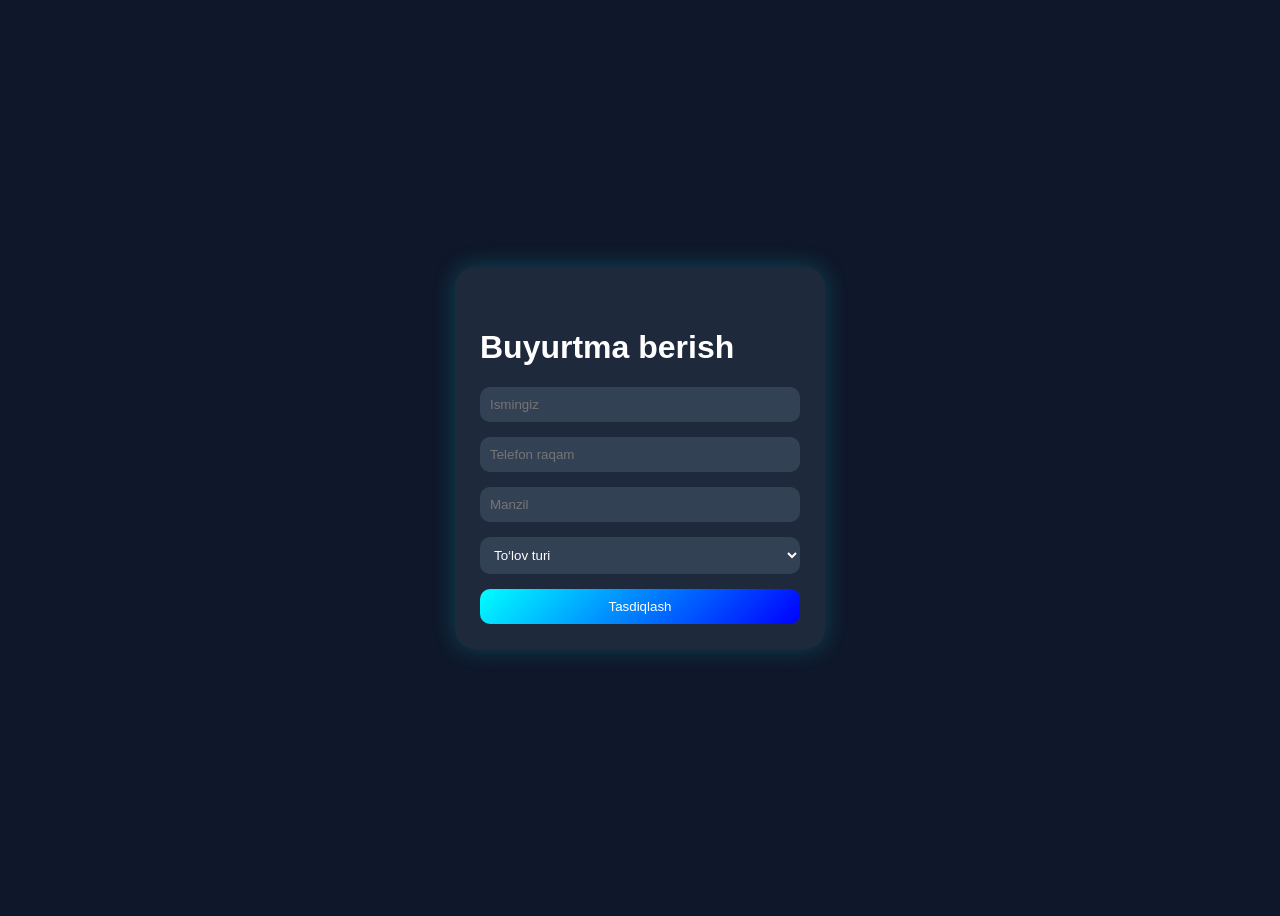
<file: buy.html>
<!DOCTYPE html>
<html lang="uz">
<head>
    <meta charset="UTF-8">
    <title>Document</title>
    <link rel="stylesheet" href="buy.css">
</head>
<body>

  <div class="container">
    <h1 class="h1">Buyurtma berish</h1>
    <form>
        <input type="text" class="input" placeholder="Ismingiz">
        <input type="text" class="input" placeholder="Telefon raqam">
        <input type="text" class="input" placeholder="Manzil">

    <select class="select">
      <option>To‘lov turi</option>
      <option>Naqd</option>
      <option>Karta</option>
    </select>
  </form>
      <a href="./index.html">
        <button class="btm">Tasdiqlash</button>
      </a>
  </div>

</body>
</html>
</file>
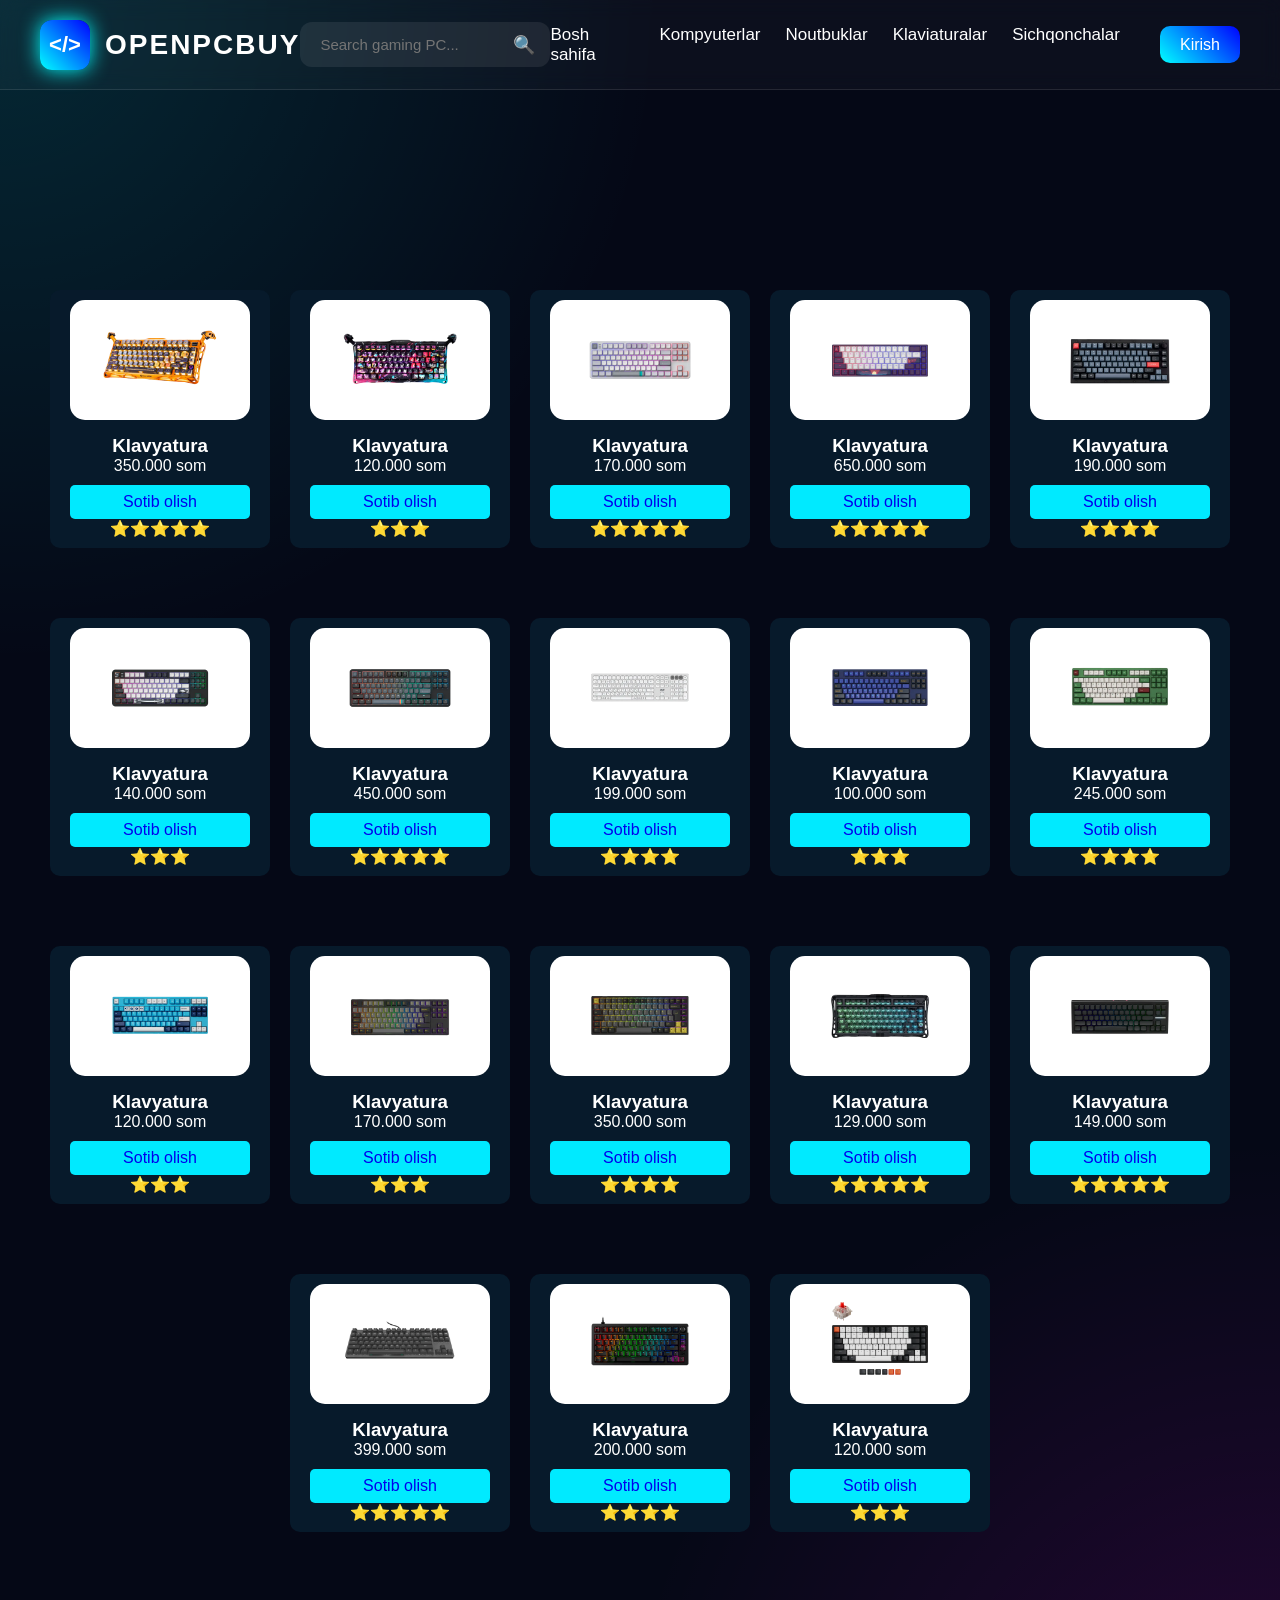
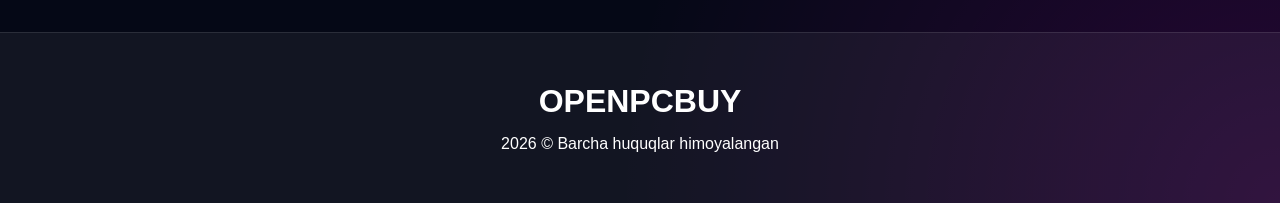
<file: klava.html>
<!DOCTYPE html>
<html lang="en">
<head>
    <meta charset="UTF-8">
    <meta name="viewport" content="width=device-width, initial-scale=1.0">
    <title>Document</title>
    <link rel="stylesheet" href="./klava.css">
</head>
<body>
    <header class="header">

        <div class="openpcbuy-logo">
            <div class="car-icon">
                <span class="code">&lt;/&gt;</span>
            </div>
            <div class="logo-text">OPENPCBUY</div>
        </div>
    </div>

        <div class="search-box">
            <input type="text" class="input" placeholder="Search gaming PC...">
            <span class="search-icon">🔍</span>
        </div>


        <nav class="navbar">
            <a href="./index.html">Bosh sahifa</a>
            <a href="./pc.html">Kompyuterlar</a>
            <a href="./nout.html">Noutbuklar</a>
            <a href="./klava.html">Klaviaturalar</a>
            <a href="./mishka.html">Sichqonchalar</a>
        </nav>


        <div class="header-icons">
            <div class="like"></div>
            <div class="cart"></div>

            <div class="kirish">
                <a href="login.html">Kirish</a>
            </div>
        </div>

    </header>

    <main>
        <section class="kampyuterla">
        <div class="card">
            <div class="img">
                <img src="./klavyatura1.webp" alt="" class="img">
            </div>
            <h3>Klavyatura</h3>
            <p>350.000 som</p>
            <div class="card-btm">
                <a href="./buy.html" class="sotib-olish">Sotib olish</a>
            </div>
             <div class="stars">⭐⭐⭐⭐⭐</div>
        </div>
    
        <div class="card">
            <div class="img">
                <img src="./klavyatura2.webp" alt="" class="img">
            </div>
            <h3>Klavyatura</h3>
            <p>120.000 som</p>
            <div class="card-btm">
                <a href="./buy.html" class="sotib-olish">Sotib olish</a>
            </div>
             <div class="stars">⭐⭐⭐</div>
        </div>
    
        <div class="card">
            <div class="img">
                <img src="./klavyatura3.webp" alt="" class="img">
            </div>
            <h3>Klavyatura</h3>
            <p>170.000 som</p>
           <div class="card-btm">
                <a href="./buy.html" class="sotib-olish">Sotib olish</a>
            </div>
             <div class="stars">⭐⭐⭐⭐⭐</div>
        </div>
    
        <div class="card">
            <div class="img">
                <img src="./klavyatura4.webp" alt="" class="img">
            </div>
            <h3>Klavyatura</h3>
            <p>650.000 som</p>
            <div class="card-btm">
                <a href="./buy.html" class="sotib-olish">Sotib olish</a>
            </div>
             <div class="stars">⭐⭐⭐⭐⭐</div>
        </div>
    
        <div class="card">
            <div class="img">
                <img src="./klavyatura5.webp" alt="" class="img">
            </div>
            <h3>Klavyatura</h3>
            <p>190.000 som</p>
            <div class="card-btm">
                <a href="./buy.html" class="sotib-olish">Sotib olish</a>
            </div>
             <div class="stars">⭐⭐⭐⭐</div>
        </div>
    
        <div class="card">
            <div class="img">
                <img src="./klavyatura6.webp" alt="" class="img">
            </div>
            <h3>Klavyatura</h3>
            <p>140.000 som</p>
            <div class="card-btm">
                <a href="./buy.html" class="sotib-olish">Sotib olish</a>
            </div>
             <div class="stars">⭐⭐⭐</div>
        </div>
    
        <div class="card">
            <div class="img">
                <img src="./klavyatura7.webp" alt="" class="img">
            </div>
            <h3>Klavyatura</h3>
            <p>450.000 som</p>
            <div class="card-btm">
                <a href="./buy.html" class="sotib-olish">Sotib olish</a>
            </div> 
            <div class="stars">⭐⭐⭐⭐⭐</div>
        </div>
    
        <div class="card">
            <div class="img">
                <img src="./klavyatura8.webp" alt="" class="img">
            </div>
            <h3>Klavyatura</h3>
            <p>199.000 som</p>
            <div class="card-btm">
                <a href="./buy.html" class="sotib-olish">Sotib olish</a>
            </div>
             <div class="stars">⭐⭐⭐⭐</div>
        </div>
    
        <div class="card">
            <div class="img">
                <img src="./klavyatura9.webp" alt="" class="img">
            </div>
            <h3>Klavyatura</h3>
            <p>100.000 som</p>
            <div class="card-btm">
                <a href="./buy.html" class="sotib-olish">Sotib olish</a>
            </div>
             <div class="stars">⭐⭐⭐</div>
        </div>
    
        <div class="card">
            <div class="img">
                <img src="./klavyatura10.webp" alt="" class="img">
            </div>
            <h3>Klavyatura</h3>
            <p>245.000 som</p>
            <div class="card-btm">
                <a href="./buy.html" class="sotib-olish">Sotib olish</a>
            </div>
             <div class="stars">⭐⭐⭐⭐</div>
        </div>
    
        <div class="card">
            <div class="img">
                <img src="./klavyatura11.webp" alt="" class="img">
            </div>
            <h3>Klavyatura</h3>
            <p>120.000 som</p>
            <div class="card-btm">
                <a href="./buy.html" class="sotib-olish">Sotib olish</a>
            </div>
             <div class="stars">⭐⭐⭐</div>
        </div>
    
        <div class="card">
            <div class="img">
                <img src="./klavyatura12.webp" alt="" class="img">
            </div>
            <h3>Klavyatura</h3>
            <p>170.000 som</p>
            <div class="card-btm">
                <a href="./buy.html" class="sotib-olish">Sotib olish</a>
            </div>
             <div class="stars">⭐⭐⭐</div>
        </div>
    
        <div class="card">
            <div class="img">
                <img src="./klavyatura13.webp" alt="" class="img">
            </div>
            <h3>Klavyatura</h3>
            <p>350.000 som</p>
            <div class="card-btm">
                <a href="./buy.html" class="sotib-olish">Sotib olish</a>
            </div>
             <div class="stars">⭐⭐⭐⭐</div>
        </div>
    
        <div class="card">
            <div class="img">
                <img src="./klavyatura14.webp" alt="" class="img">
            </div>
            <h3>Klavyatura</h3>
            <p>129.000 som</p>
            <div class="card-btm">
                <a href="./buy.html" class="sotib-olish">Sotib olish</a>
            </div>
             <div class="stars">⭐⭐⭐⭐⭐</div>
        </div>
    
        <div class="card">
            <div class="img">
                <img src="./klavyatura15.webp" alt="" class="img">
            </div>
            <h3>Klavyatura</h3>
            <p>149.000 som</p>
            <div class="card-btm">
                <a href="./buy.html" class="sotib-olish">Sotib olish</a>
            </div>
             <div class="stars">⭐⭐⭐⭐⭐</div>
        </div>
    
        <div class="card">
            <div class="img">
                <img src="./klavyatura16.webp" alt="" class="img">
            </div>
            <h3>Klavyatura</h3>
            <p>399.000 som</p>
            <div class="card-btm">
                <a href="./buy.html" class="sotib-olish">Sotib olish</a>
            </div>
             <div class="stars">⭐⭐⭐⭐⭐</div>
        </div>
    
        <div class="card">
            <div class="img">
                <img src="./klavyatura17.webp" alt="" class="img">
            </div>
            <h3>Klavyatura</h3>
            <p>200.000 som</p>
            <div class="card-btm">
                <a href="./buy.html" class="sotib-olish">Sotib olish</a>
            </div>
             <div class="stars">⭐⭐⭐⭐</div>
        </div>
    
        <div class="card">
            <div class="img">
                <img src="./klavyatura18.webp" alt="" class="img">
            </div>
            <h3>Klavyatura</h3>
            <p>120.000 som</p>
            <div class="card-btm">
                <a href="./buy.html" class="sotib-olish">Sotib olish</a>
            </div>
             <div class="stars">⭐⭐⭐</div>
        </div>
    </section>
    </main>

    <footer class="footer">

        <h1>OPENPCBUY</h1>

        <p>
            2026 © Barcha huquqlar himoyalangan
        </p>

    </footer>
</body>
</html>
</file>
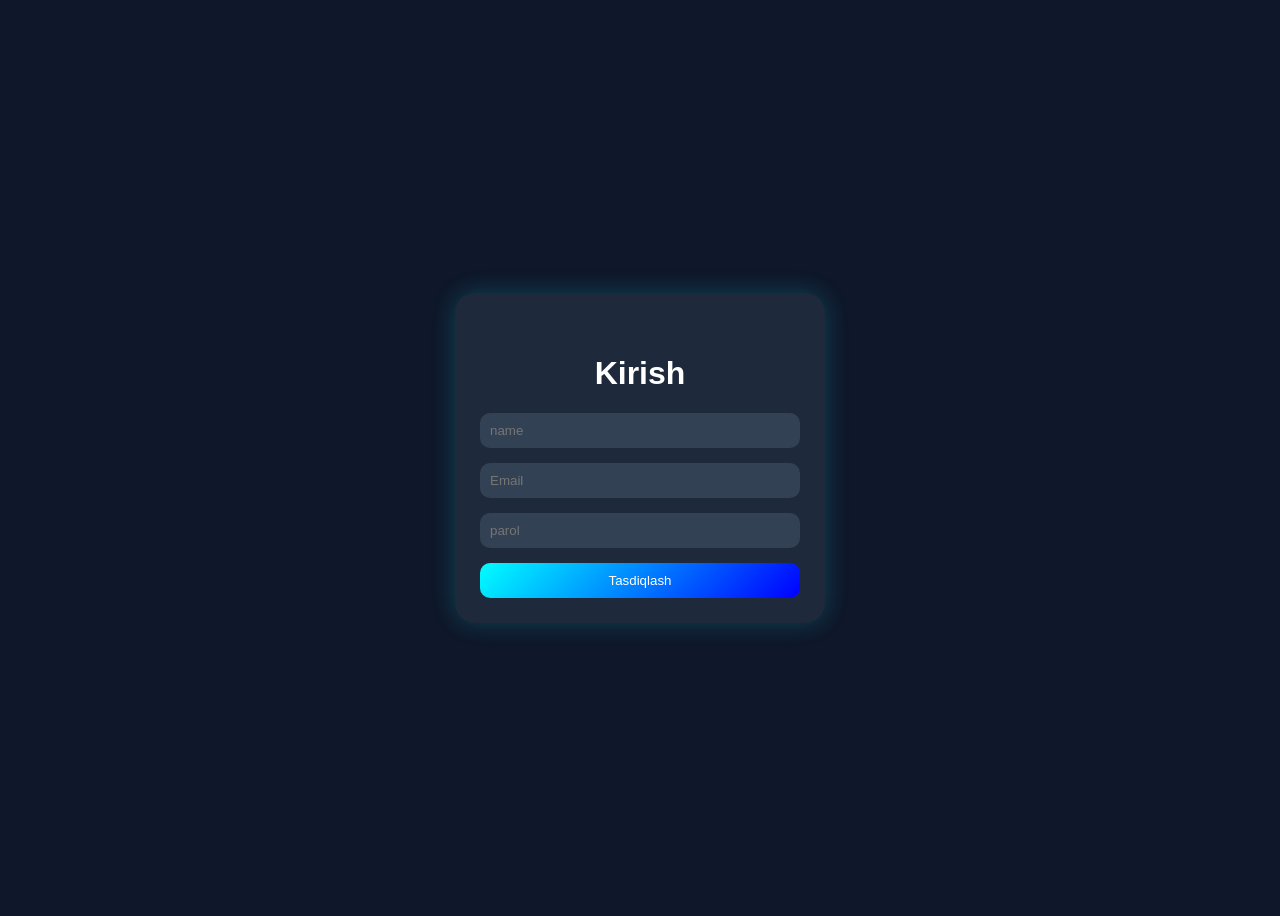
<file: login.html>
<!DOCTYPE html>
<html lang="uz">
<head>
    <meta charset="UTF-8">
    <title>Document</title>
    <link rel="stylesheet" href="login.css">
</head>
<body>

  <div class="container">
    <h1 class="h1">Kirish</h1>
    <form>
        <input type="text" class="input" placeholder="name">
        <input type="text" class="input" placeholder="Email">
        <input type="text" class="input" placeholder="parol">

    </form>
      <a href="./index.html">
    <button class="btm">Tasdiqlash</button>
    </a>
  </div>

</body>
</html>
</file>
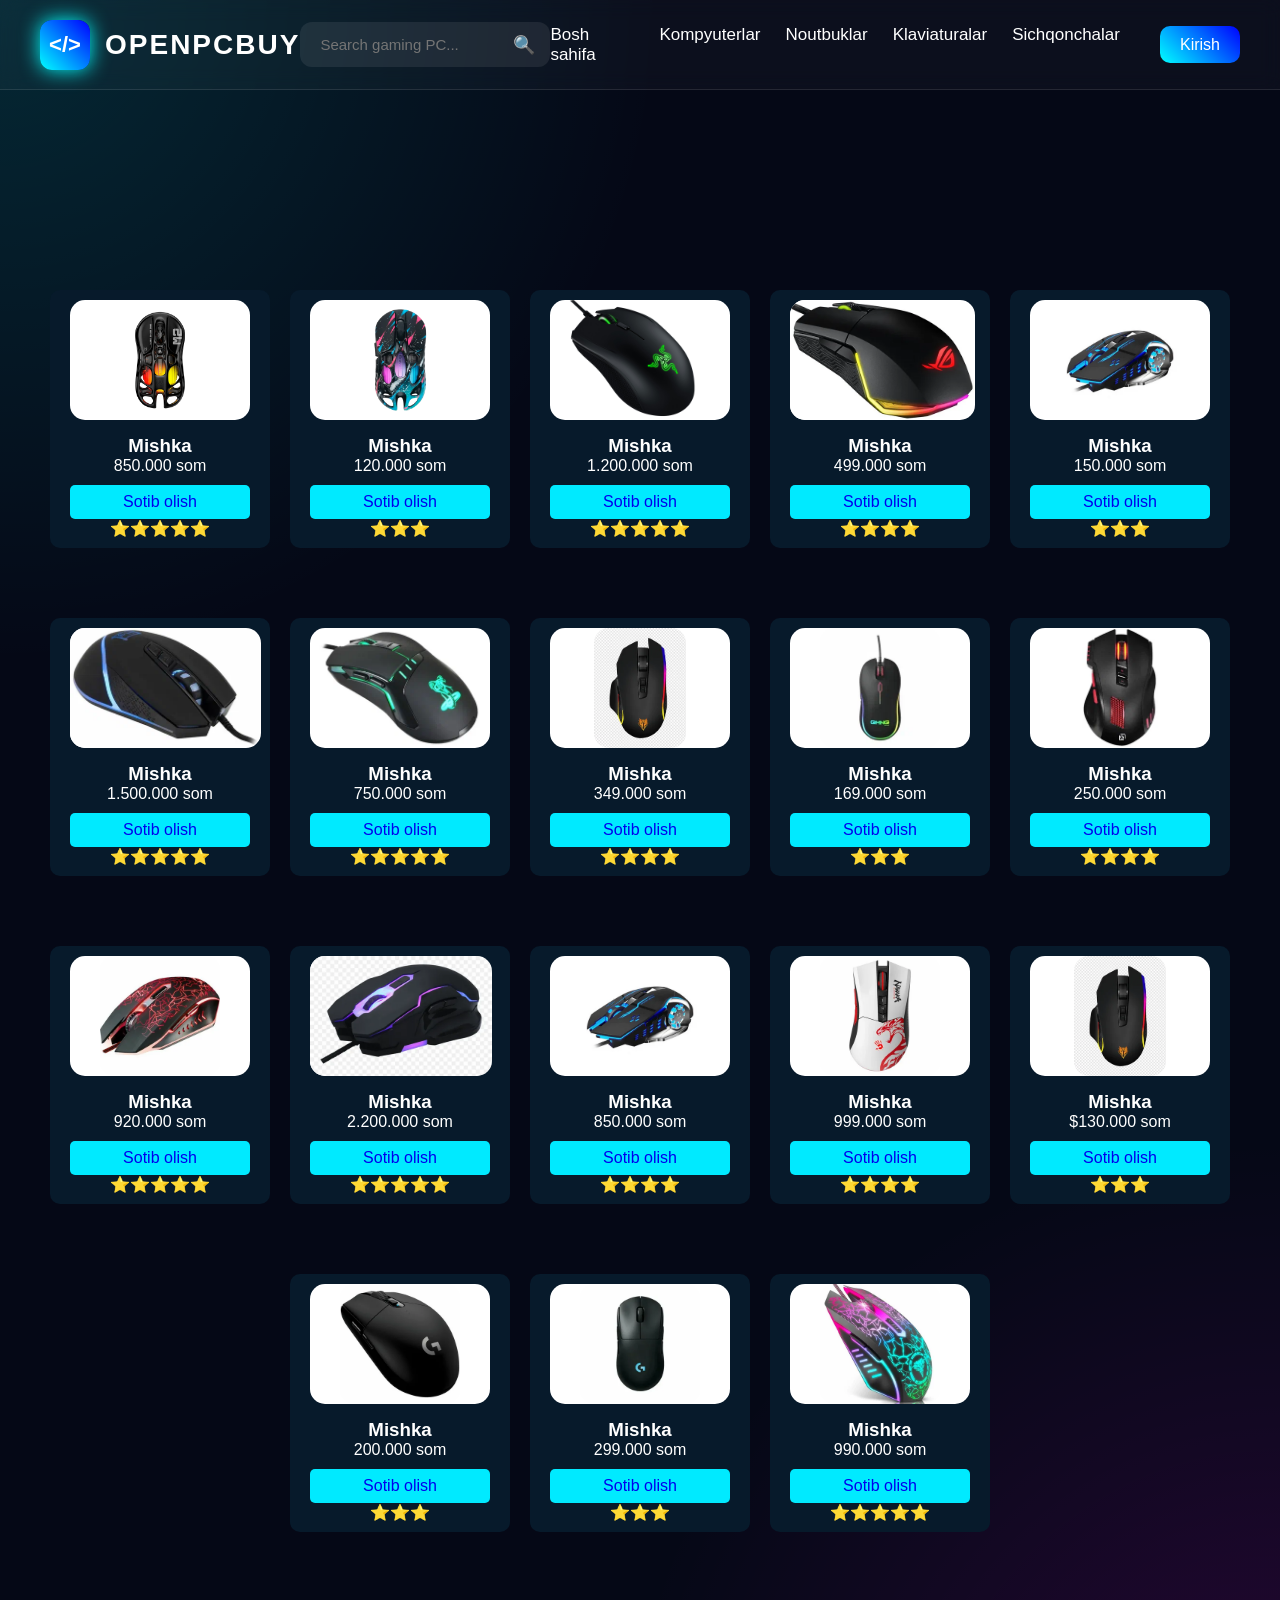
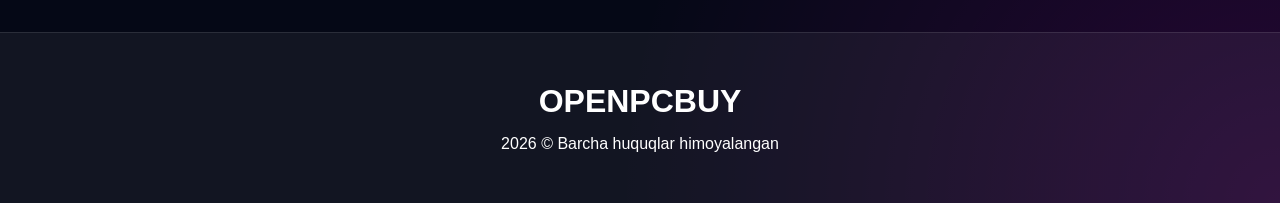
<file: mishka.html>
<!DOCTYPE html>
<html lang="en">
<head>
    <meta charset="UTF-8">
    <meta name="viewport" content="width=device-width, initial-scale=1.0">
    <title>Document</title>
    <link rel="stylesheet" href="./mishka.css">
</head>
<body>
    <header class="header">

        <div class="openpcbuy-logo">
            <div class="car-icon">
                <span class="code">&lt;/&gt;</span>
            </div>
            <div class="logo-text">OPENPCBUY</div>
        </div>
    </div>

        <div class="search-box">
            <input type="text" class="input" placeholder="Search gaming PC...">
            <span class="search-icon">🔍</span>
        </div>


        <nav class="navbar">
            <a href="./index.html">Bosh sahifa</a>
            <a href="./pc.html">Kompyuterlar</a>
            <a href="./nout.html">Noutbuklar</a>
            <a href="./klava.html">Klaviaturalar</a>
            <a href="./mishka.html">Sichqonchalar</a>
        </nav>


        <div class="header-icons">
            <div class="like"></div>
            <div class="cart"></div>

            <div class="kirish">
                <a href="login.html">Kirish</a>
            </div>
        </div>

    </header>

    <main>
        <section class="kampyuterla">
    <div class="card">
        <div class="img">
            <img src="./mishka1.webp" alt="" class="img">
        </div>
        <h3>Mishka</h3>
        <p>850.000 som</p>
        <div class="card-btm">
            <a href="./buy.html" class="sotib-olish">Sotib olish</a>
        </div>
         <div class="stars">⭐⭐⭐⭐⭐</div>
    </div>

    <div class="card">
        <div class="img">
            <img src="./mishka2.webp" alt="" class="img">
        </div>
        <h3>Mishka</h3>
        <p>120.000 som</p>
        <div class="card-btm">
            <a href="./buy.html" class="sotib-olish">Sotib olish</a>
        </div>
         <div class="stars">⭐⭐⭐</div>
    </div>

    <div class="card">
        <div class="img">
            <img src="./mishka3.jpg" alt="" class="img">
        </div>
        <h3>Mishka</h3>
        <p>1.200.000 som</p>
       <div class="card-btm">
            <a href="./buy.html" class="sotib-olish">Sotib olish</a>
        </div>
         <div class="stars">⭐⭐⭐⭐⭐</div>
    </div>

    <div class="card">
        <div class="img">
            <img src="./mishka4.webp" alt="" class="img">
        </div>
        <h3>Mishka</h3>
        <p>499.000 som</p>
        <div class="card-btm">
            <a href="./buy.html" class="sotib-olish">Sotib olish</a>
        </div>
         <div class="stars">⭐⭐⭐⭐</div>
    </div>

    <div class="card">
        <div class="img">
            <img src="./mishka13.webp" alt="" class="img">
        </div>
        <h3>Mishka</h3>
        <p>150.000 som</p>
        <div class="card-btm">
            <a href="./buy.html" class="sotib-olish">Sotib olish</a>
        </div>
         <div class="stars">⭐⭐⭐</div>
    </div>

    <div class="card">
        <div class="img">
            <img src="./mishka6.webp" alt="" class="img">
        </div>
        <h3>Mishka</h3>
        <p>1.500.000 som</p>
        <div class="card-btm">
            <a href="./buy.html" class="sotib-olish">Sotib olish</a>
        </div>
         <div class="stars">⭐⭐⭐⭐⭐</div>
    </div>

    <div class="card">
        <div class="img">
            <img src="./mishka7.webp" alt="" class="img">
        </div>
        <h3>Mishka</h3>
        <p>750.000 som</p>
        <div class="card-btm">
            <a href="./buy.html" class="sotib-olish">Sotib olish</a>
        </div>
         <div class="stars">⭐⭐⭐⭐⭐</div>
    </div>

    <div class="card">
        <div class="img">
            <img src="./mishka15.webp" alt="" class="img">
        </div>
        <h3>Mishka</h3>
        <p>349.000 som</p>
        <div class="card-btm">
            <a href="./buy.html" class="sotib-olish">Sotib olish</a>
        </div>
         <div class="stars">⭐⭐⭐⭐</div>
    </div>

    <div class="card">
        <div class="img">
            <img src="./mishka9.webp" alt="" class="img">
        </div>
        <h3>Mishka</h3>
        <p>169.000 som</p>
        <div class="card-btm">
            <a href="./buy.html" class="sotib-olish">Sotib olish</a>
        </div>
         <div class="stars">⭐⭐⭐</div>
    </div>

    <div class="card">
        <div class="img">
            <img src="./mishka10.webp" alt="" class="img">
        </div>
        <h3>Mishka</h3>
        <p>250.000 som</p>
        <div class="card-btm">
            <a href="./buy.html" class="sotib-olish">Sotib olish</a>
        </div>
         <div class="stars">⭐⭐⭐⭐</div>
    </div>

    <div class="card">
        <div class="img">
            <img src="./mishka11.webp" alt="" class="img">
        </div>
        <h3>Mishka</h3>
        <p>920.000 som</p>
        <div class="card-btm">
            <a href="./buy.html" class="sotib-olish">Sotib olish</a>
        </div>
         <div class="stars">⭐⭐⭐⭐⭐</div>
    </div>

    <div class="card">
        <div class="img">
            <img src="./mishka12.webp" alt="" class="img">
        </div>
        <h3>Mishka</h3>
        <p>2.200.000 som</p>
        <div class="card-btm">
            <a href="./buy.html" class="sotib-olish">Sotib olish</a>
        </div>
         <div class="stars">⭐⭐⭐⭐⭐</div>
    </div>

    <div class="card">
        <div class="img">
            <img src="./mishka13.webp" alt="" class="img">
        </div>
        <h3>Mishka</h3>
        <p>850.000 som</p>
        <div class="card-btm">
            <a href="./buy.html" class="sotib-olish">Sotib olish</a>
        </div>
         <div class="stars">⭐⭐⭐⭐</div>
    </div>

    <div class="card">
        <div class="img">
            <img src="./mishka14.webp" alt="" class="img">
        </div>
        <h3>Mishka</h3>
        <p>999.000 som</p>
        <div class="card-btm">
            <a href="./buy.html" class="sotib-olish">Sotib olish</a>
        </div>
         <div class="stars">⭐⭐⭐⭐</div>
    </div>

    <div class="card">
        <div class="img">
            <img src="./mishka15.webp" alt="" class="img">
        </div>
        <h3>Mishka</h3>
        <p>$130.000 som</p>
        <div class="card-btm">
            <a href="./buy.html" class="sotib-olish">Sotib olish</a>
        </div>
         <div class="stars">⭐⭐⭐</div>
    </div>

    <div class="card">
        <div class="img">
            <img src="./mishka16.webp" alt="" class="img">
        </div>
        <h3>Mishka</h3>
        <p>200.000 som</p>
        <div class="card-btm">
            <a href="./buy.html" class="sotib-olish">Sotib olish</a>
        </div>
         <div class="stars">⭐⭐⭐</div>
    </div>

    <div class="card">
        <div class="img">
            <img src="./mishka17.webp" alt="" class="img">
        </div>
        <h3>Mishka</h3>
        <p>299.000 som</p>
        <div class="card-btm">
            <a href="./buy.html" class="sotib-olish">Sotib olish</a>
        </div>
         <div class="stars">⭐⭐⭐</div>
    </div>

    <div class="card">
        <div class="img">
            <img src="./mishka18.webp" alt="" class="img">
        </div>
        <h3>Mishka</h3>
        <p>990.000 som</p>
        <div class="card-btm">
            <a href="./buy.html" class="sotib-olish">Sotib olish</a>
        </div>
         <div class="stars">⭐⭐⭐⭐⭐</div>
    </div>
</section>
    </main>

 <footer class="footer">

        <h1>OPENPCBUY</h1>

        <p>
            2026 © Barcha huquqlar himoyalangan
        </p>

    </footer>
</body>
</html>
</file>
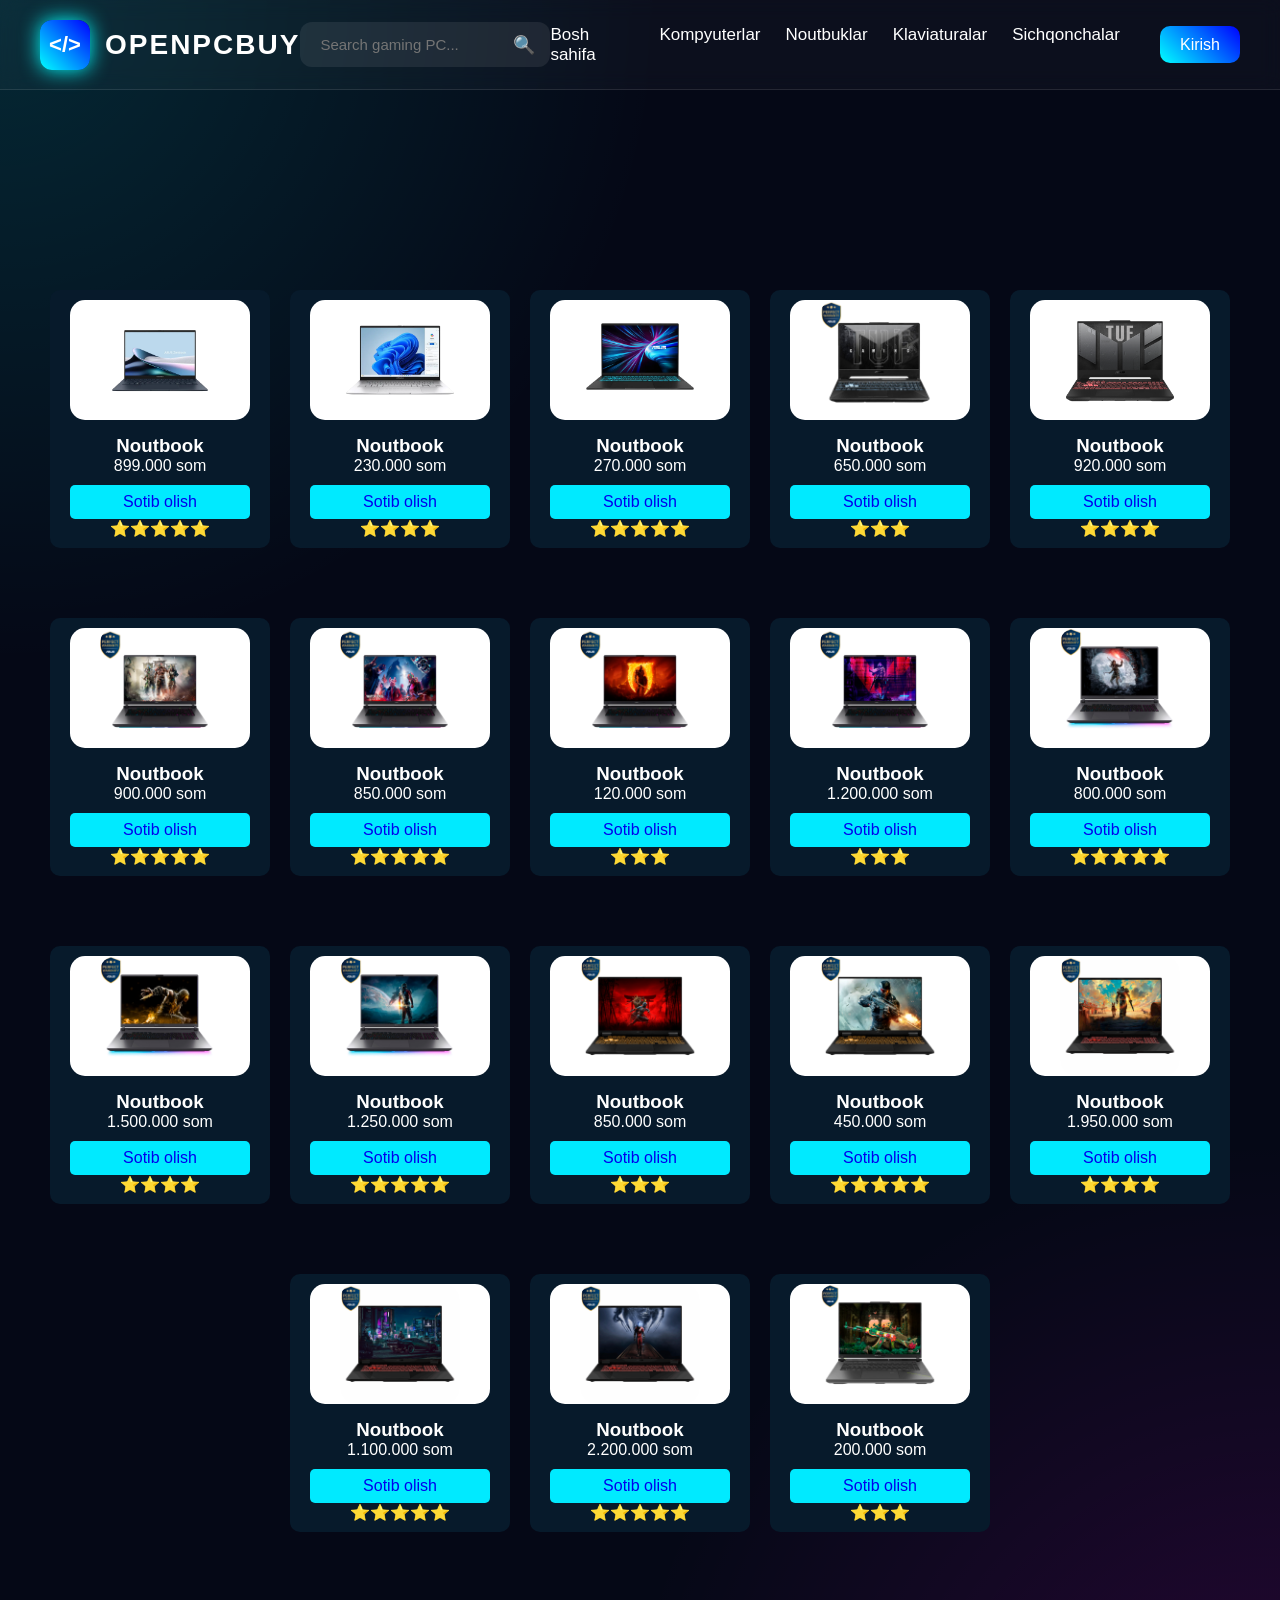
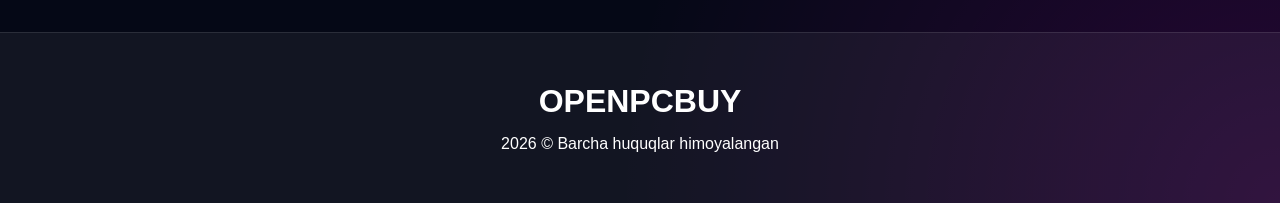
<file: nout.html>
<!DOCTYPE html>
<html lang="en">
<head>
    <meta charset="UTF-8">
    <meta name="viewport" content="width=device-width, initial-scale=1.0">
    <title>Document</title>
    <link rel="stylesheet" href="nout.css">
</head>
<body>
    <header class="header">

        <div class="openpcbuy-logo">
            <div class="car-icon">
                <span class="code">&lt;/&gt;</span>
            </div>
            <div class="logo-text">OPENPCBUY</div>
        </div>
    </div>

        <div class="search-box">
            <input type="text" class="input" placeholder="Search gaming PC...">
            <span class="search-icon">🔍</span>
        </div>


        <nav class="navbar">
            <a href="./index.html">Bosh sahifa</a>
            <a href="./pc.html">Kompyuterlar</a>
            <a href="./nout.html">Noutbuklar</a>
            <a href="./klava.html">Klaviaturalar</a>
            <a href="./mishka.html">Sichqonchalar</a>
        </nav>


        <div class="header-icons">
            <div class="like"></div>
            <div class="cart"></div>

            <div class="kirish">
                <a href="login.html">Kirish</a>
            </div>
        </div>

    </header>

    <main>
        <section class="kampyuterla">
    <div class="card">
        <div class="img">
            <img src="./noutbok1.webp" alt="" class="img">
        </div>
        <h3>Noutbook</h3>
        <p>899.000 som</p>
        <div class="card-btm">
            <a href="./buy.html" class="sotib-olish">Sotib olish</a>
        </div>
         <div class="stars">⭐⭐⭐⭐⭐</div>
    </div>

    <div class="card">
        <div class="img">
            <img src="./noutbok2.webp" alt="" class="img">
        </div>
        <h3>Noutbook</h3>
        <p>230.000 som</p>
        <div class="card-btm">
            <a href="./buy.html" class="sotib-olish">Sotib olish</a>
        </div>
         <div class="stars">⭐⭐⭐⭐</div>
    </div>

    <div class="card">
        <div class="img">
            <img src="./noutbok3.webp" alt="" class="img">
        </div>
        <h3>Noutbook</h3>
        <p>270.000 som</p>
       <div class="card-btm">
            <a href="./buy.html" class="sotib-olish">Sotib olish</a>
        </div>
         <div class="stars">⭐⭐⭐⭐⭐</div>
    </div>

    <div class="card">
        <div class="img">
            <img src="./noutbok4.png" alt="" class="img">
        </div>
        <h3>Noutbook</h3>
        <p>650.000 som</p>
        <div class="card-btm">
            <a href="./buy.html" class="sotib-olish">Sotib olish</a>
        </div>
         <div class="stars">⭐⭐⭐</div>
    </div>

    <div class="card">
        <div class="img">
            <img src="./noutbok5.png" alt="" class="img">
        </div>
        <h3>Noutbook</h3>
        <p>920.000 som</p>
        <div class="card-btm">
            <a href="./buy.html" class="sotib-olish">Sotib olish</a>
        </div>
         <div class="stars">⭐⭐⭐⭐</div>
    </div>

    <div class="card">
        <div class="img">
            <img src="./noutbok6.webp" alt="" class="img">
        </div>
        <h3>Noutbook</h3>
        <p>900.000 som</p>
        <div class="card-btm">
            <a href="./buy.html" class="sotib-olish">Sotib olish</a>
        </div>
         <div class="stars">⭐⭐⭐⭐⭐</div>
    </div>

    <div class="card">
        <div class="img">
            <img src="./noutbok7.webp" alt="" class="img">
        </div>
        <h3>Noutbook</h3>
        <p>850.000 som</p>
        <div class="card-btm">
            <a href="./buy.html" class="sotib-olish">Sotib olish</a>
        </div>
         <div class="stars">⭐⭐⭐⭐⭐</div>
    </div>

    <div class="card">
        <div class="img">
            <img src="./noutbok8.webp" alt="" class="img">
        </div>
        <h3>Noutbook</h3>
        <p>120.000 som</p>
        <div class="card-btm">
            <a href="./buy.html" class="sotib-olish">Sotib olish</a>
        </div>
         <div class="stars">⭐⭐⭐</div>
    </div>

    <div class="card">
        <div class="img">
            <img src="./noutbok9.webp" alt="" class="img">
        </div>
        <h3>Noutbook</h3>
        <p>1.200.000 som</p>
        <div class="card-btm">
            <a href="./buy.html" class="sotib-olish">Sotib olish</a>
        </div>
         <div class="stars">⭐⭐⭐</div>
    </div>

    <div class="card">
        <div class="img">
            <img src="./noutbok10.webp" alt="" class="img">
        </div>
        <h3>Noutbook</h3>
        <p>800.000 som</p>
        <div class="card-btm">
            <a href="./buy.html" class="sotib-olish">Sotib olish</a>
        </div>
         <div class="stars">⭐⭐⭐⭐⭐</div>
    </div>

    <div class="card">
        <div class="img">
            <img src="./noutbok11.webp" alt="" class="img">
        </div>
        <h3>Noutbook</h3>
        <p>1.500.000 som</p>
        <div class="card-btm">
            <a href="./buy.html" class="sotib-olish">Sotib olish</a>
        </div>
         <div class="stars">⭐⭐⭐⭐</div>
    </div>

    <div class="card">
        <div class="img">
            <img src="./noutbok12.webp" alt="" class="img">
        </div>
        <h3>Noutbook</h3>
        <p>1.250.000 som</p>
        <div class="card-btm">
            <a href="./buy.html" class="sotib-olish">Sotib olish</a>
        </div>
         <div class="stars">⭐⭐⭐⭐⭐</div>
    </div>

    <div class="card">
        <div class="img">
            <img src="./noutbok13.webp" alt="" class="img">
        </div>
        <h3>Noutbook</h3>
        <p>850.000 som</p>
        <div class="card-btm">
            <a href="./buy.html" class="sotib-olish">Sotib olish</a>
        </div>
         <div class="stars">⭐⭐⭐</div>
    </div>

    <div class="card">
        <div class="img">
            <img src="./noutbok14.webp" alt="" class="img">
        </div>
        <h3>Noutbook</h3>
        <p>450.000 som</p>
        <div class="card-btm">
            <a href="./buy.html" class="sotib-olish">Sotib olish</a>
        </div>
         <div class="stars">⭐⭐⭐⭐⭐</div>
    </div>

    <div class="card">
        <div class="img">
            <img src="./noutbok15.webp" alt="" class="img">
        </div>
        <h3>Noutbook</h3>
        <p>1.950.000 som</p>
        <div class="card-btm">
            <a href="./buy.html" class="sotib-olish">Sotib olish</a>
        </div>
         <div class="stars">⭐⭐⭐⭐</div>
    </div>

    <div class="card">
        <div class="img">
            <img src="./noutbok16.webp" alt="" class="img">
        </div>
        <h3>Noutbook</h3>
        <p>1.100.000 som</p>
        <div class="card-btm">
            <a href="./buy.html" class="sotib-olish">Sotib olish</a>
        </div>
         <div class="stars">⭐⭐⭐⭐⭐</div>
    </div>

    <div class="card">
        <div class="img">
            <img src="./noutbok17.webp" alt="" class="img">
        </div>
        <h3>Noutbook</h3>
        <p>2.200.000 som</p>
        <div class="card-btm">
            <a href="./buy.html" class="sotib-olish">Sotib olish</a>
        </div>
         <div class="stars">⭐⭐⭐⭐⭐</div>
    </div>

    <div class="card">
        <div class="img">
            <img src="./noutbok18.webp" alt="" class="img">
        </div>
        <h3>Noutbook</h3>
        <p>200.000 som</p>
        <div class="card-btm">
            <a href="./buy.html" class="sotib-olish">Sotib olish</a>
        </div>
         <div class="stars">⭐⭐⭐</div>
    </div>
</section>
    </main>

    <footer class="footer">

        <h1>OPENPCBUY</h1>

        <p>
            2026 © Barcha huquqlar himoyalangan
        </p>

    </footer>
</body>
</html>
</file>
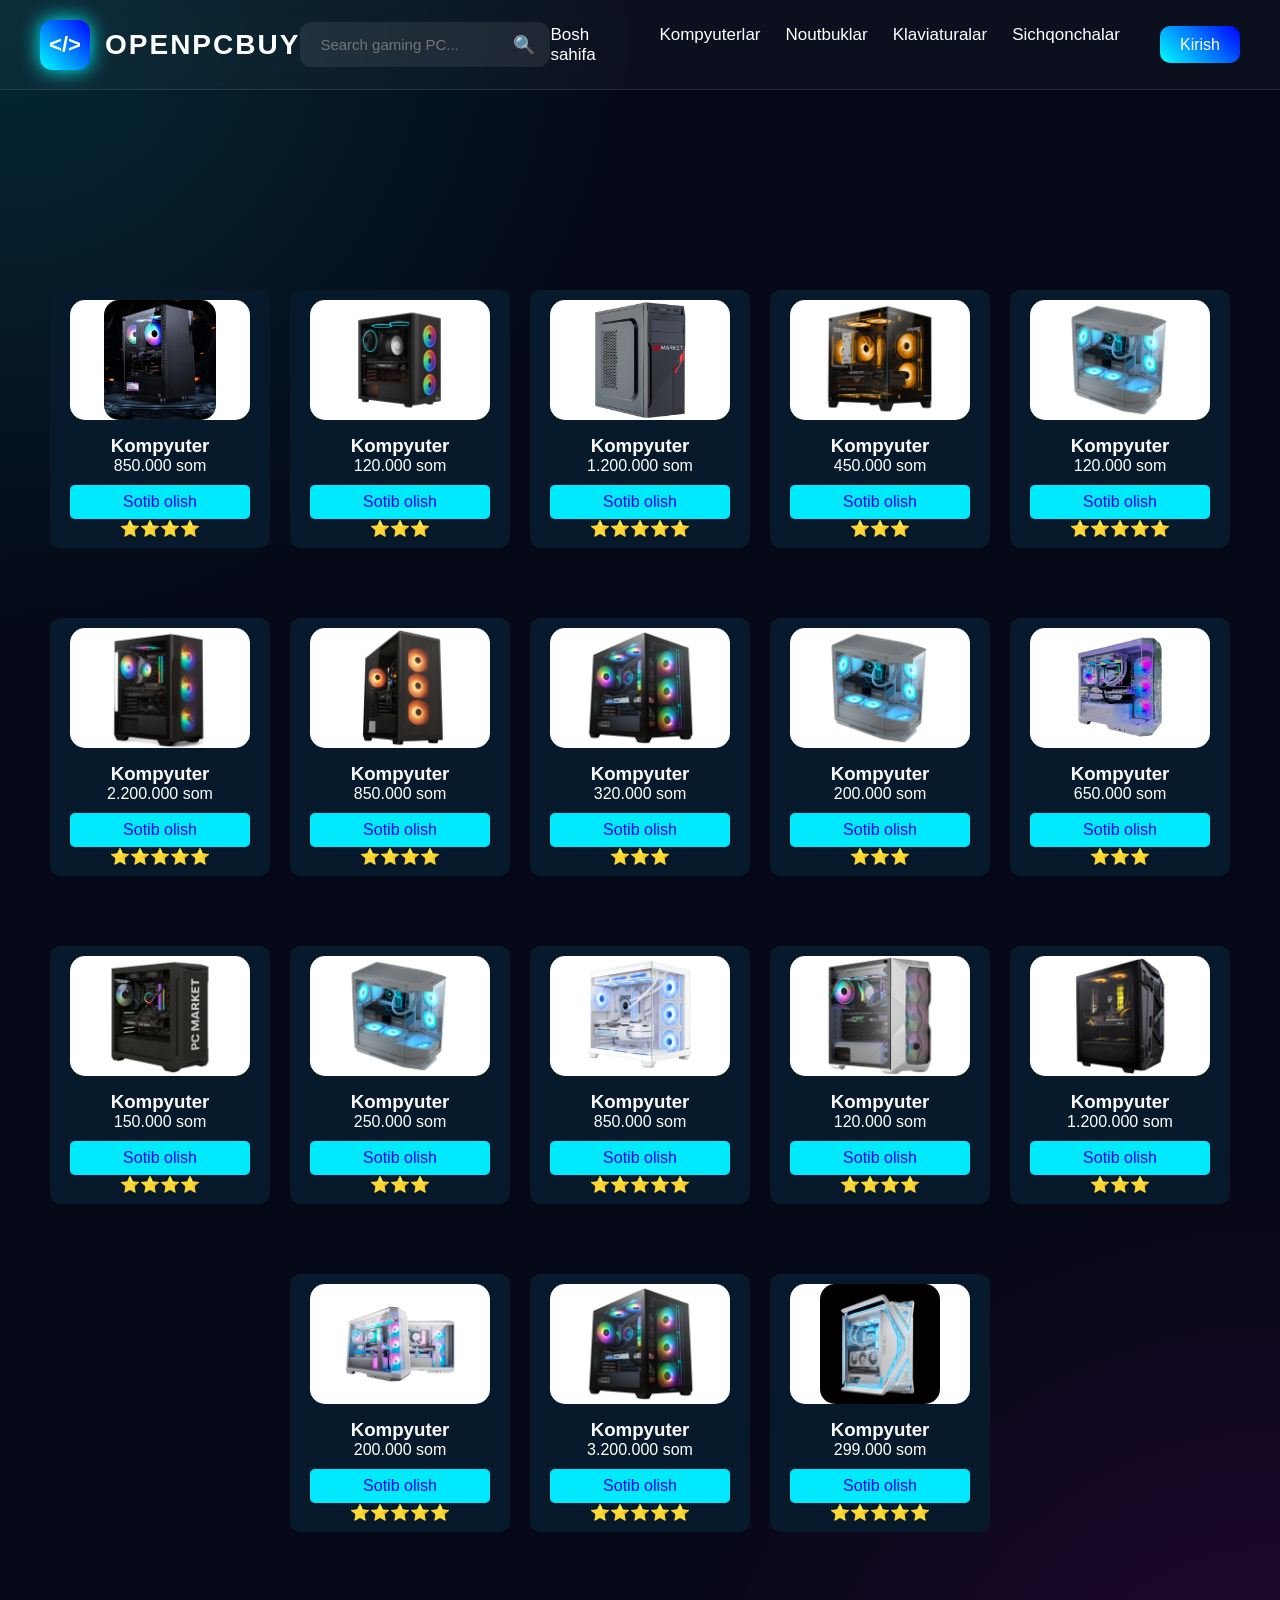
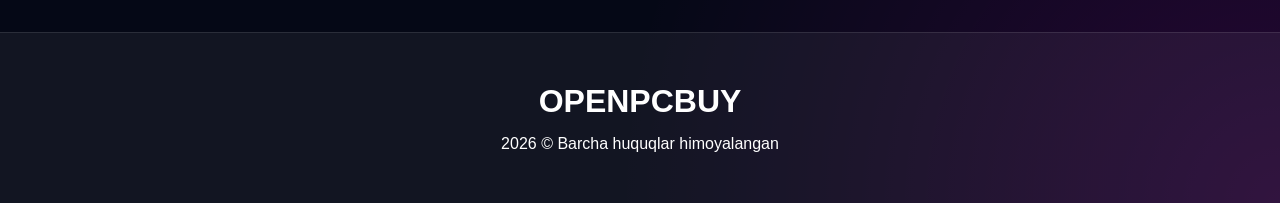
<file: pc.html>
<!DOCTYPE html>
<html lang="en">
<head>
    <meta charset="UTF-8">
    <meta name="viewport" content="width=device-width, initial-scale=1.0">
    <title>Document</title>
    <link rel="stylesheet" href="pc.css">
</head>
<body>
    <header class="header">

        <div class="openpcbuy-logo">
            <div class="car-icon">
                <span class="code">&lt;/&gt;</span>
            </div>
            <div class="logo-text">OPENPCBUY</div>
        </div>
    </div>

        <div class="search-box">
            <input type="text" class="input" placeholder="Search gaming PC...">
            <span class="search-icon">🔍</span>
        </div>


        <nav class="navbar">
            <a href="./index.html">Bosh sahifa</a>
            <a href="./pc.html">Kompyuterlar</a>
            <a href="./nout.html">Noutbuklar</a>
            <a href="./klava.html">Klaviaturalar</a>
            <a href="./mishka.html">Sichqonchalar</a>
        </nav>


        <div class="header-icons">
            <div class="like"></div>
            <div class="cart"></div>

            <div class="kirish">
                <a href="login.html">Kirish</a>
            </div>
        </div>

    </header>

<main>

    <section class="kampyuterla">

<div class="card">
    <div class="img">
        <img src="./kampyuter1.png" alt="" class="img">
    </div>
    <h3>Kompyuter</h3>
    <p>850.000 som</p>
    <div class="card-btm">
        <a href="./buy.html" class="sotib-olish">Sotib olish</a>
    </div>
    <div class="stars">⭐⭐⭐⭐</div>
</div>

<div class="card">
    <div class="img">
        <img src="./kampyuter2.png" alt="" class="img">
    </div>
    <h3>Kompyuter</h3>
    <p>120.000 som</p>
    <div class="card-btm">
        <a href="./buy.html" class="sotib-olish">Sotib olish</a>
    </div>
    <div class="stars">⭐⭐⭐</div>
</div>

<div class="card">
    <div class="img">
        <img src="./kampyuter3.png" alt="" class="img">
    </div>
    <h3>Kompyuter</h3>
    <p>1.200.000 som</p>
   <div class="card-btm">
        <a href="./buy.html" class="sotib-olish">Sotib olish</a>
    </div>
    <div class="stars">⭐⭐⭐⭐⭐</div>
</div>

<div class="card">
    <div class="img">
        <img src="./kampyuter4.png" alt="" class="img">
    </div>
    <h3>Kompyuter</h3>
    <p>450.000 som</p>
    <div class="card-btm">
        <a href="./buy.html" class="sotib-olish">Sotib olish</a>
    </div>
     <div class="stars">⭐⭐⭐</div>
</div>

<div class="card">
    <div class="img">
        <img src="./kampyuter9.png" alt="" class="img">
    </div>
    <h3>Kompyuter</h3>
    <p>120.000 som</p>
    <div class="card-btm">
        <a href="./buy.html" class="sotib-olish">Sotib olish</a>
    </div>
     <div class="stars">⭐⭐⭐⭐⭐</div>
</div>

<div class="card">
    <div class="img">
        <img src="./kampyuter6.png" alt="" class="img">
    </div>
    <h3>Kompyuter</h3>
    <p>2.200.000 som</p>
    <div class="card-btm">
        <a href="./buy.html" class="sotib-olish">Sotib olish</a>
    </div>
     <div class="stars">⭐⭐⭐⭐⭐</div>
</div>

<div class="card">
    <div class="img">
        <img src="./kampyuter7.png" alt="" class="img">
    </div>
    <h3>Kompyuter</h3>
    <p>850.000 som</p>
    <div class="card-btm">
        <a href="./buy.html" class="sotib-olish">Sotib olish</a>
    </div>
     <div class="stars">⭐⭐⭐⭐</div>
</div>

<div class="card">
    <div class="img">
        <img src="./kampyuter17.png" alt="" class="img">
    </div>
    <h3>Kompyuter</h3>
    <p>320.000 som</p>
    <div class="card-btm">
        <a href="./buy.html" class="sotib-olish">Sotib olish</a>
    </div>
     <div class="stars">⭐⭐⭐</div>
</div>

<div class="card">
    <div class="img">
        <img src="./kampyuter9.png" alt="" class="img">
    </div>
    <h3>Kompyuter</h3>
    <p>200.000 som</p>
    <div class="card-btm">
        <a href="./buy.html" class="sotib-olish">Sotib olish</a>
    </div>
     <div class="stars">⭐⭐⭐</div>
</div>

<div class="card">
    <div class="img">
        <img src="./kampyuter10.png" alt="" class="img">
    </div>
    <h3>Kompyuter</h3>
    <p>650.000 som</p>
    <div class="card-btm">
        <a href="./buy.html" class="sotib-olish">Sotib olish</a>
    </div> 
    <div class="stars">⭐⭐⭐</div>
</div>

<div class="card">
    <div class="img">
        <img src="./kampyuter11.png" alt="" class="img">
    </div>
    <h3>Kompyuter</h3>
    <p>150.000 som</p>
    <div class="card-btm">
        <a href="./buy.html" class="sotib-olish">Sotib olish</a>
    </div>
     <div class="stars">⭐⭐⭐⭐</div>
</div>

<div class="card">
    <div class="img">
        <img src="./kampyuter12.png" alt="" class="img">
    </div>
    <h3>Kompyuter</h3>
    <p>250.000 som</p>
    <div class="card-btm">
        <a href="./buy.html" class="sotib-olish">Sotib olish</a>
    </div>
     <div class="stars">⭐⭐⭐</div>
</div>

<div class="card">
    <div class="img">
        <img src="./kampyuter13.png" alt="" class="img">
    </div>
    <h3>Kompyuter</h3>
    <p>850.000 som</p>
    <div class="card-btm">
        <a href="./buy.html" class="sotib-olish">Sotib olish</a>
    </div>
     <div class="stars">⭐⭐⭐⭐⭐</div>
</div>

<div class="card">
    <div class="img">
        <img src="./kampyuter14.png" alt="" class="img">
    </div>
    <h3>Kompyuter</h3>
    <p>120.000 som</p>
    <div class="card-btm">
        <a href="./buy.html" class="sotib-olish">Sotib olish</a>
    </div>
     <div class="stars">⭐⭐⭐⭐</div>
</div>

<div class="card">
    <div class="img">
        <img src="./kampyuter15.png" alt="" class="img">
    </div>
    <h3>Kompyuter</h3>
    <p>1.200.000 som</p>
    <div class="card-btm">
        <a href="./buy.html" class="sotib-olish">Sotib olish</a>
    </div>
     <div class="stars">⭐⭐⭐</div>
</div>

<div class="card">
    <div class="img">
        <img src="./kampyuter16.png" alt="" class="img">
    </div>
    <h3>Kompyuter</h3>
    <p>200.000 som</p>
    <div class="card-btm">
        <a href="./buy.html" class="sotib-olish">Sotib olish</a>
    </div>
     <div class="stars">⭐⭐⭐⭐⭐</div>
</div>

<div class="card">
    <div class="img">
        <img src="./kampyuter17.png" alt="" class="img">
    </div>
    <h3>Kompyuter</h3>
    <p>3.200.000 som</p>
    <div class="card-btm">
        <a href="./buy.html" class="sotib-olish">Sotib olish</a>
    </div>
     <div class="stars">⭐⭐⭐⭐⭐</div>
</div>

<div class="card">
    <div class="img">
        <img src="./kampyuter18.png" alt="" class="img">
    </div>
    <h3>Kompyuter</h3>
    <p>299.000 som</p>
    <div class="card-btm">
        <a href="./buy.html" class="sotib-olish">Sotib olish</a>
    </div>
     <div class="stars">⭐⭐⭐⭐⭐</div>
</div>

</section>
</main>



<footer class="footer">

        <h1>OPENPCBUY</h1>

        <p>
            2026 © Barcha huquqlar himoyalangan
        </p>

    </footer>
</body>
</html>
</file>
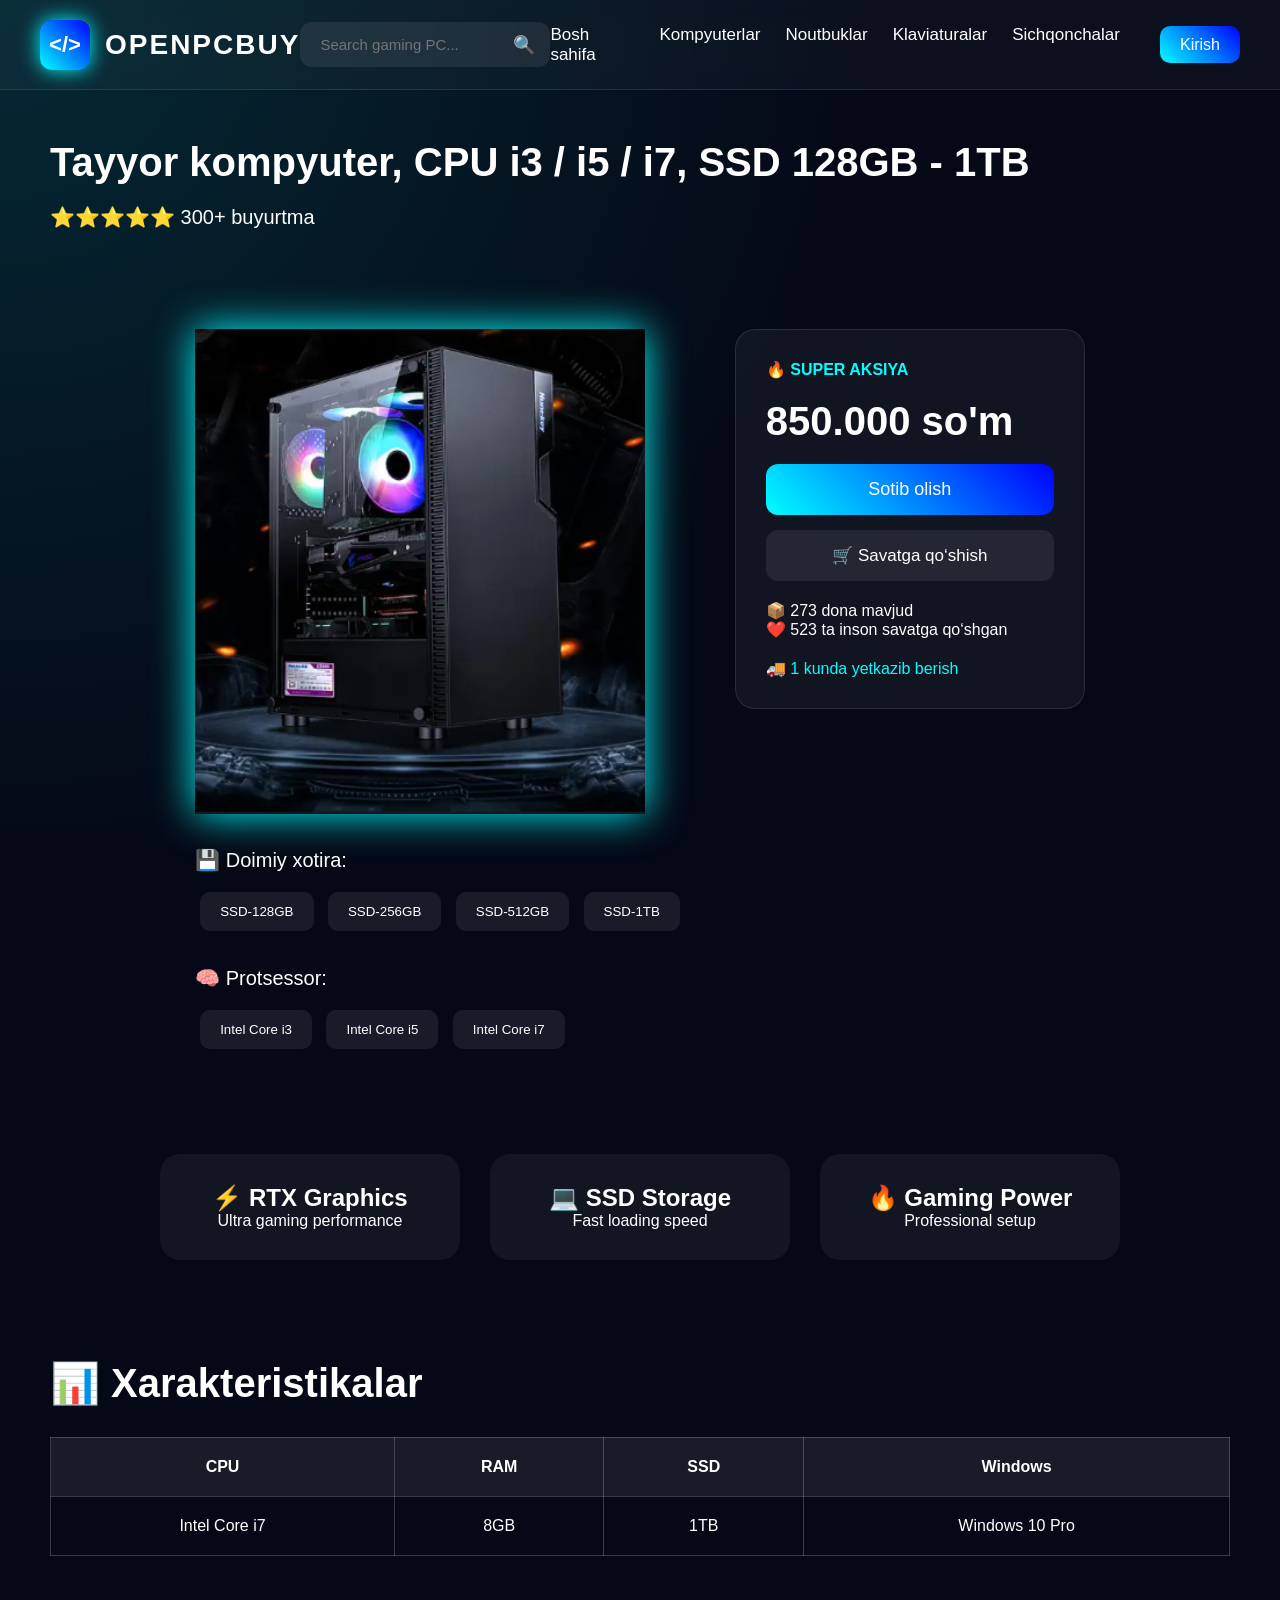
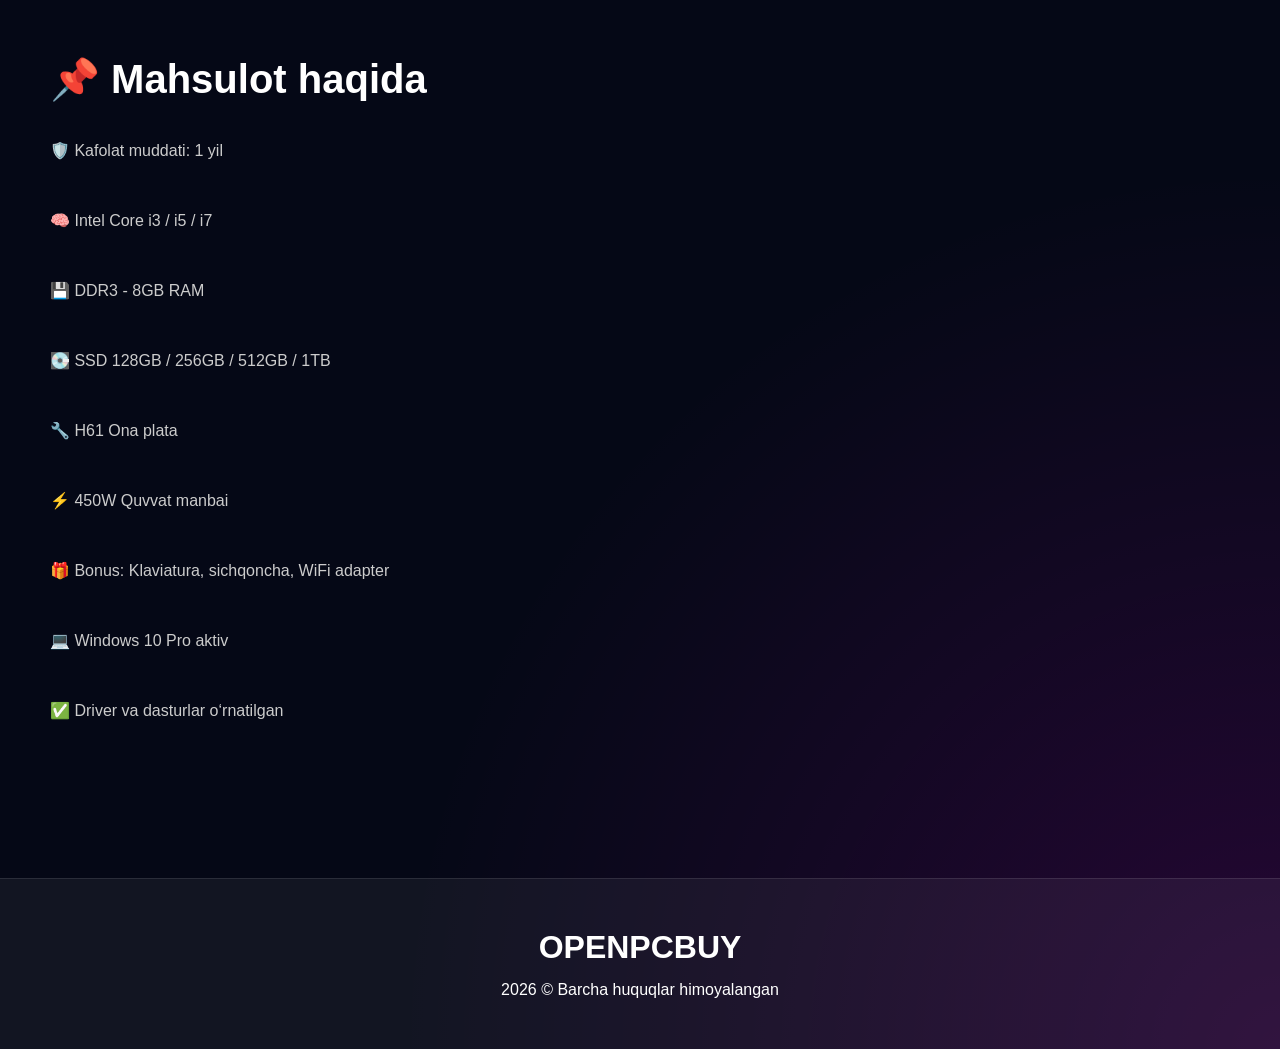
<file: pc1.html>
<!DOCTYPE html>
<html lang="uz">
<head>
    <meta charset="UTF-8">
    <meta name="viewport" content="width=device-width, initial-scale=1.0">
    <title>OPENPCBUY</title>
    <link rel="stylesheet" href="pc1.css">
</head>

<body>

  
    <header class="header">

        <div class="openpcbuy-logo">
            <div class="car-icon">
                <span class="code">&lt;/&gt;</span>
            </div>
            <div class="logo-text">OPENPCBUY</div>
        </div>
    </div>

        <div class="search-box">
            <input type="text" class="input" placeholder="Search gaming PC...">
            <span class="search-icon">🔍</span>
        </div>


        <nav class="navbar">
            <a href="./index.html">Bosh sahifa</a>
            <a href="./pc.html">Kompyuterlar</a>
            <a href="./nout.html">Noutbuklar</a>
            <a href="./klava.html">Klaviaturalar</a>
            <a href="./mishka.html">Sichqonchalar</a>
        </nav>


        <div class="header-icons">
            <div class="like"></div>
            <div class="cart"></div>

            <div class="kirish">
                <a href="login.html">Kirish</a>
            </div>
        </div>

    </header>




    <main>


        <section class="kampyuterla">

            <header>

                <h1 class="h1">
                    Tayyor kompyuter,
                    CPU i3 / i5 / i7,
                    SSD 128GB - 1TB
                </h1>

                <div class="rating">
                    ⭐⭐⭐⭐⭐
                    <span>300+ buyurtma</span>
                </div>

            </header>

        </section>


        <section class="info1">


            <div class="div-img">


                <div class="gallery">

                    <img src="kampyuter1.png" alt="" class="img">

                </div>


                <div class="info">

                    <p>💾 Doimiy xotira:</p>

                    <button class="btm">SSD-128GB</button>
                    <button class="btm">SSD-256GB</button>
                    <button class="btm">SSD-512GB</button>
                    <button class="btm">SSD-1TB</button>

                </div>


                <div class="info">

                    <p>🧠 Protsessor:</p>

                    <button class="btm">Intel Core i3</button>
                    <button class="btm">Intel Core i5</button>
                    <button class="btm">Intel Core i7</button>

                </div>

            </div>

            <div class="info2">

                <div class="sale">
                    🔥 SUPER AKSIYA
                </div>

                <h1>850.000 so'm</h1>

                <a href="buy.html" class="buy-btm">
                    Sotib olish
                </a>

                <button class="add-cart">
                    🛒 Savatga qo‘shish
                </button>

                <p>
                    📦 273 dona mavjud
                    <br>
                    ❤️ 523 ta inson savatga qo‘shgan
                </p>

                <div class="delivery">
                    🚚 1 kunda yetkazib berish
                </div>

            </div>

        </section>


        <section class="specs">

            <div class="spec-card">
                <h2>⚡ RTX Graphics</h2>
                <p>Ultra gaming performance</p>
            </div>

            <div class="spec-card">
                <h2>💻 SSD Storage</h2>
                <p>Fast loading speed</p>
            </div>

            <div class="spec-card">
                <h2>🔥 Gaming Power</h2>
                <p>Professional setup</p>
            </div>

        </section>

        <section class="table-section">

            <h1>📊 Xarakteristikalar</h1>

            <table class="table">

                <tr>
                    <th>CPU</th>
                    <th>RAM</th>
                    <th>SSD</th>
                    <th>Windows</th>
                </tr>

                <tr>
                    <td>Intel Core i7</td>
                    <td>8GB</td>
                    <td>1TB</td>
                    <td>Windows 10 Pro</td>
                </tr>

            </table>

        </section>

        <section class="info3">

            <h1>📌 Mahsulot haqida</h1>

            <p>
                🛡️ Kafolat muddati: 1 yil
                <br><br>

                🧠 Intel Core i3 / i5 / i7
                <br><br>

                💾 DDR3 - 8GB RAM
                <br><br>

                💽 SSD 128GB / 256GB / 512GB / 1TB
                <br><br>

                🔧 H61 Ona plata
                <br><br>

                ⚡ 450W Quvvat manbai
                <br><br>

                🎁 Bonus:
                Klaviatura,
                sichqoncha,
                WiFi adapter
                <br><br>

                💻 Windows 10 Pro aktiv
                <br><br>

                ✅ Driver va dasturlar o‘rnatilgan
            </p>

        </section>


    </main>

    <!-- FOOTER -->
    <footer class="footer">

        <h1>OPENPCBUY</h1>

        <p>
            2026 © Barcha huquqlar himoyalangan
        </p>

    </footer>

</body>
</html>
</file>
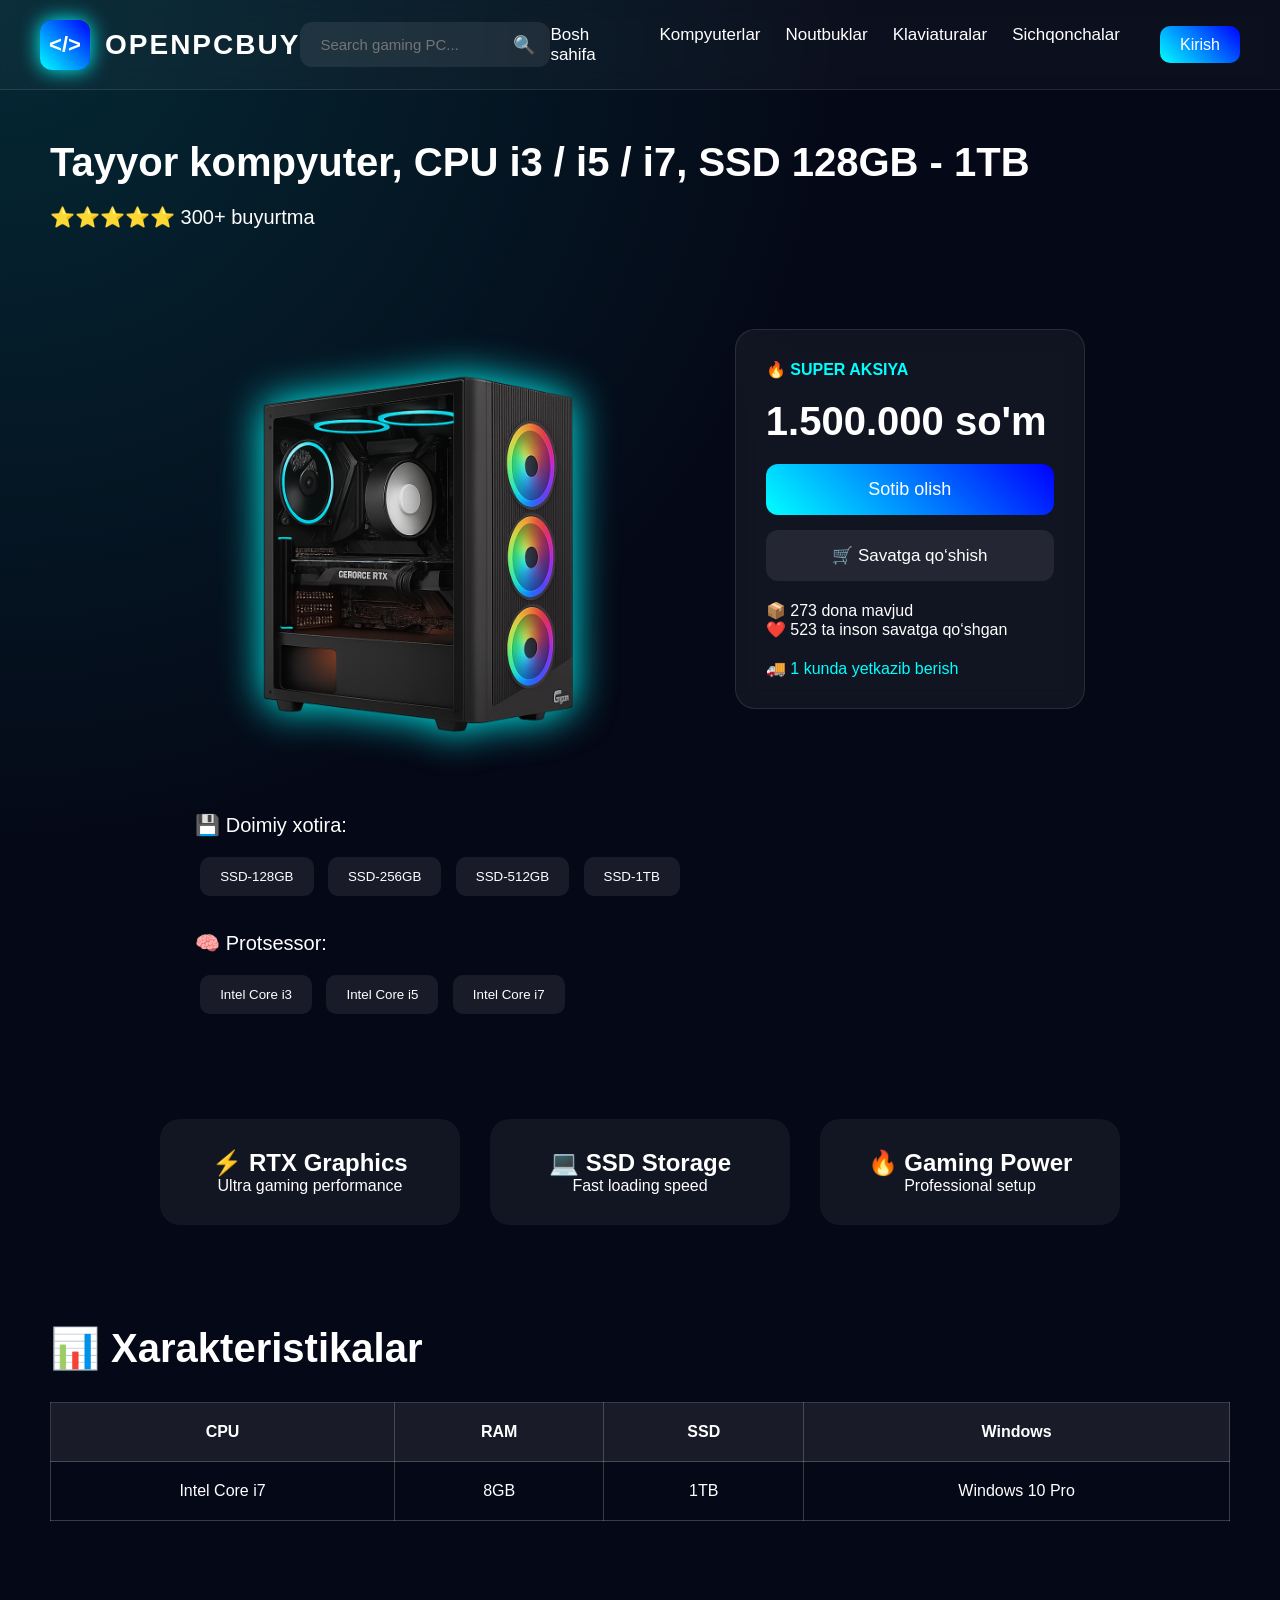
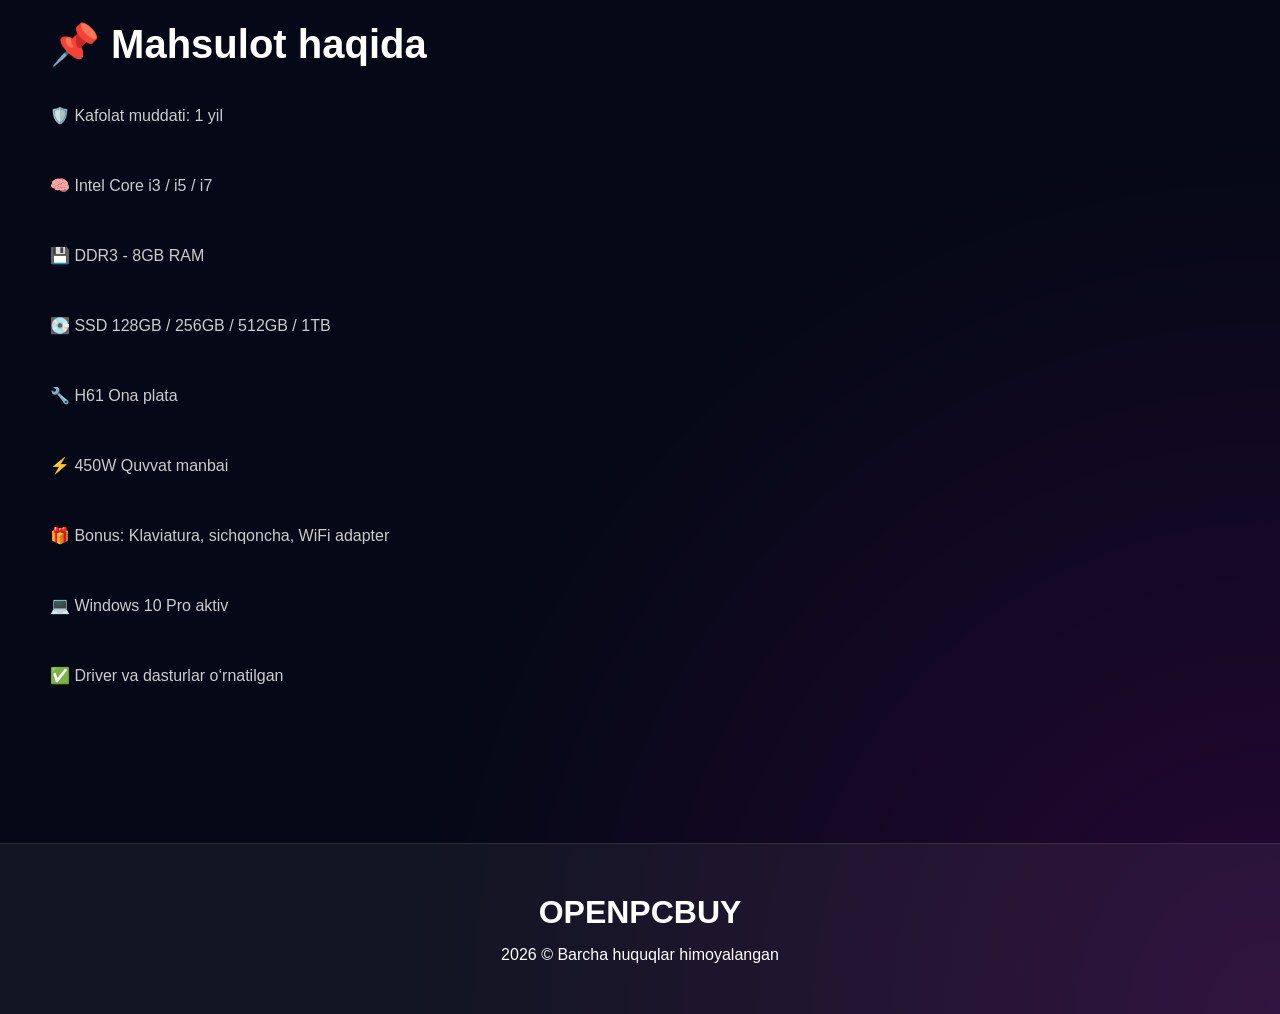
<file: pc2.html>
<!DOCTYPE html>
<html lang="uz">
<head>
    <meta charset="UTF-8">
    <meta name="viewport" content="width=device-width, initial-scale=1.0">
    <title>OPENPCBUY</title>
    <link rel="stylesheet" href="pc2.css">
</head>

<body>

  
    <header class="header">

        <div class="openpcbuy-logo">
            <div class="car-icon">
                <span class="code">&lt;/&gt;</span>
            </div>
            <div class="logo-text">OPENPCBUY</div>
        </div>
    </div>

        <div class="search-box">
            <input type="text" class="input" placeholder="Search gaming PC...">
            <span class="search-icon">🔍</span>
        </div>


        <nav class="navbar">
            <a href="./index.html">Bosh sahifa</a>
            <a href="./pc.html">Kompyuterlar</a>
            <a href="./nout.html">Noutbuklar</a>
            <a href="./klava.html">Klaviaturalar</a>
            <a href="./mishka.html">Sichqonchalar</a>
        </nav>


        <div class="header-icons">
            <div class="like"></div>
            <div class="cart"></div>

            <div class="kirish">
                <a href="login.html">Kirish</a>
            </div>
        </div>

    </header>




    <main>


        <section class="kampyuterla">

            <header>

                <h1 class="h1">
                    Tayyor kompyuter,
                    CPU i3 / i5 / i7,
                    SSD 128GB - 1TB
                </h1>

                <div class="rating">
                    ⭐⭐⭐⭐⭐
                    <span>300+ buyurtma</span>
                </div>

            </header>

        </section>


        <section class="info1">


            <div class="div-img">


                <div class="gallery">

                    <img src="kampyuter2.png" alt="" class="img">

                </div>


                <div class="info">

                    <p>💾 Doimiy xotira:</p>

                    <button class="btm">SSD-128GB</button>
                    <button class="btm">SSD-256GB</button>
                    <button class="btm">SSD-512GB</button>
                    <button class="btm">SSD-1TB</button>

                </div>


                <div class="info">

                    <p>🧠 Protsessor:</p>

                    <button class="btm">Intel Core i3</button>
                    <button class="btm">Intel Core i5</button>
                    <button class="btm">Intel Core i7</button>

                </div>

            </div>

            <div class="info2">

                <div class="sale">
                    🔥 SUPER AKSIYA
                </div>

                <h1>1.500.000 so'm</h1>

                <a href="buy.html" class="buy-btm">
                    Sotib olish
                </a>

                <button class="add-cart">
                    🛒 Savatga qo‘shish
                </button>

                <p>
                    📦 273 dona mavjud
                    <br>
                    ❤️ 523 ta inson savatga qo‘shgan
                </p>

                <div class="delivery">
                    🚚 1 kunda yetkazib berish
                </div>

            </div>

        </section>


        <section class="specs">

            <div class="spec-card">
                <h2>⚡ RTX Graphics</h2>
                <p>Ultra gaming performance</p>
            </div>

            <div class="spec-card">
                <h2>💻 SSD Storage</h2>
                <p>Fast loading speed</p>
            </div>

            <div class="spec-card">
                <h2>🔥 Gaming Power</h2>
                <p>Professional setup</p>
            </div>

        </section>

        <section class="table-section">

            <h1>📊 Xarakteristikalar</h1>

            <table class="table">

                <tr>
                    <th>CPU</th>
                    <th>RAM</th>
                    <th>SSD</th>
                    <th>Windows</th>
                </tr>

                <tr>
                    <td>Intel Core i7</td>
                    <td>8GB</td>
                    <td>1TB</td>
                    <td>Windows 10 Pro</td>
                </tr>

            </table>

        </section>

        <section class="info3">

            <h1>📌 Mahsulot haqida</h1>

            <p>
                🛡️ Kafolat muddati: 1 yil
                <br><br>

                🧠 Intel Core i3 / i5 / i7
                <br><br>

                💾 DDR3 - 8GB RAM
                <br><br>

                💽 SSD 128GB / 256GB / 512GB / 1TB
                <br><br>

                🔧 H61 Ona plata
                <br><br>

                ⚡ 450W Quvvat manbai
                <br><br>

                🎁 Bonus:
                Klaviatura,
                sichqoncha,
                WiFi adapter
                <br><br>

                💻 Windows 10 Pro aktiv
                <br><br>

                ✅ Driver va dasturlar o‘rnatilgan
            </p>

        </section>


    </main>

    <!-- FOOTER -->
    <footer class="footer">

        <h1>OPENPCBUY</h1>

        <p>
            2026 © Barcha huquqlar himoyalangan
        </p>

    </footer>

</body>
</html>
</file>
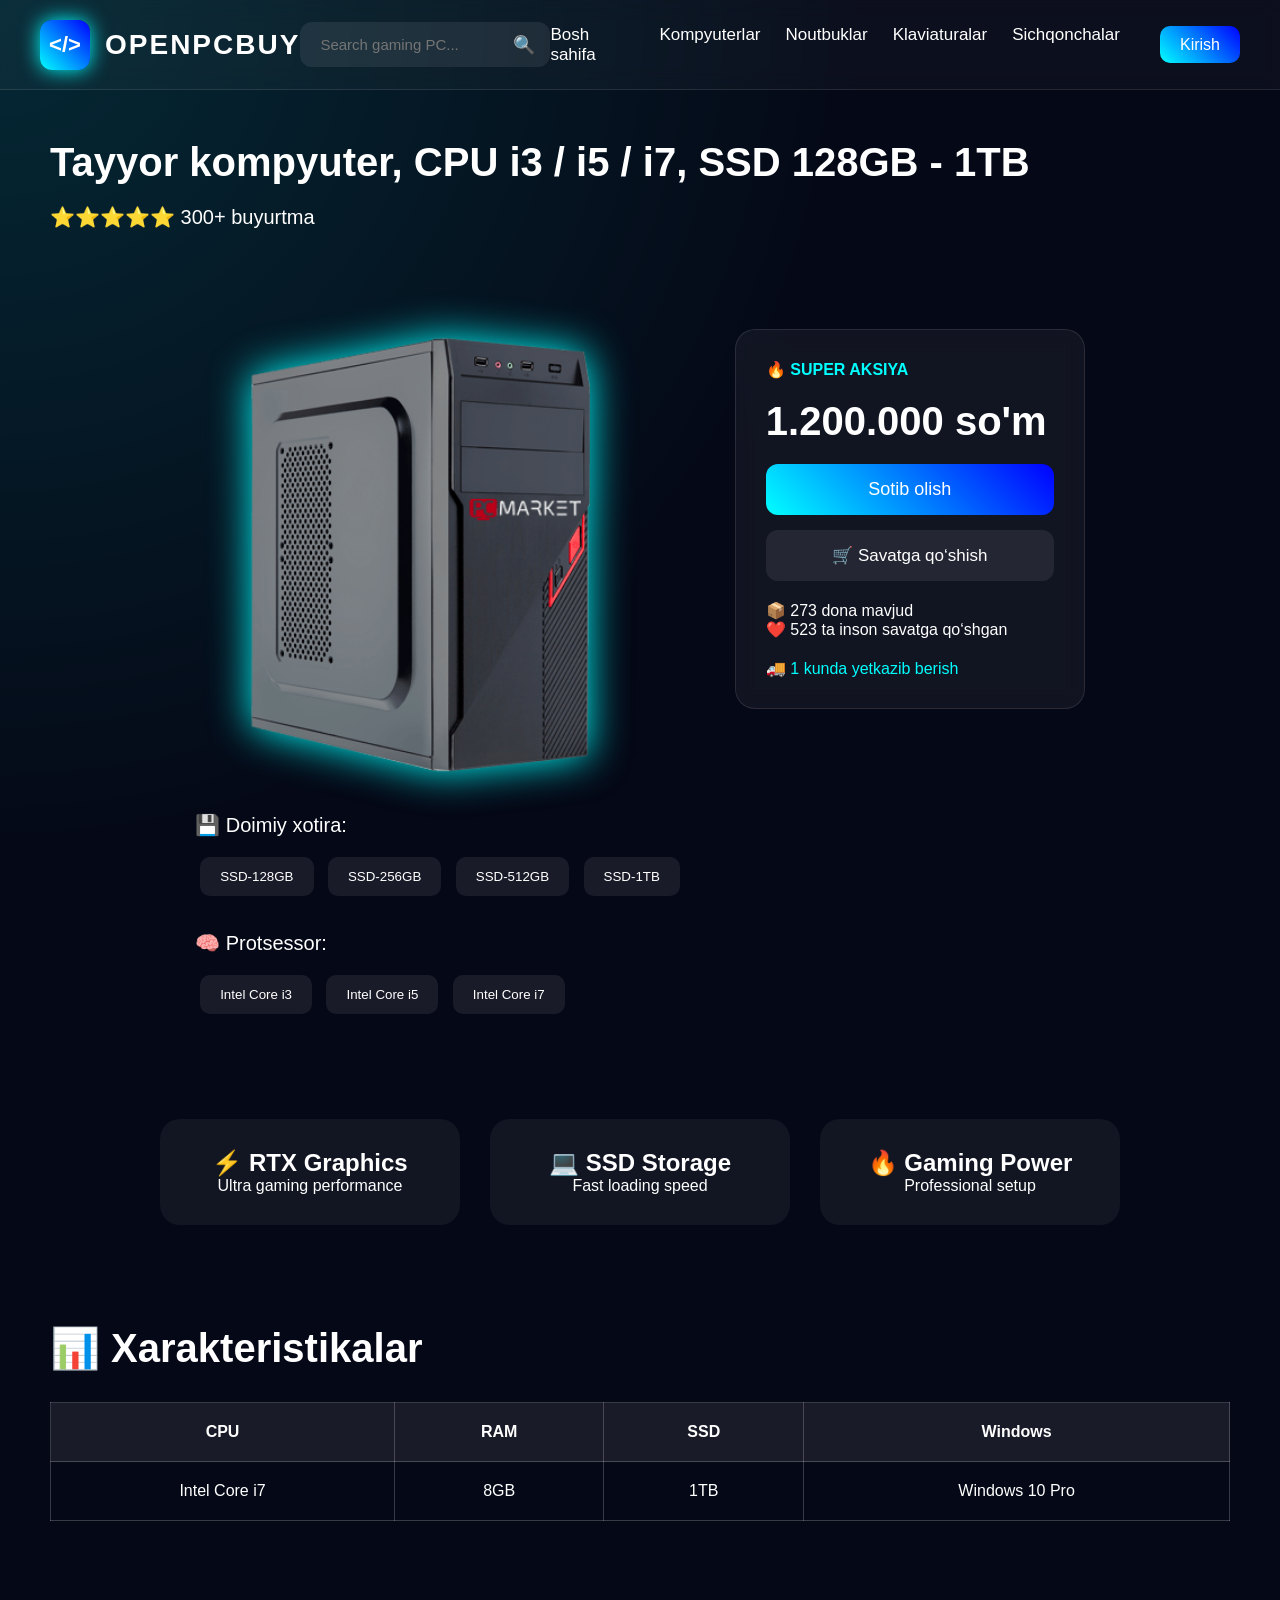
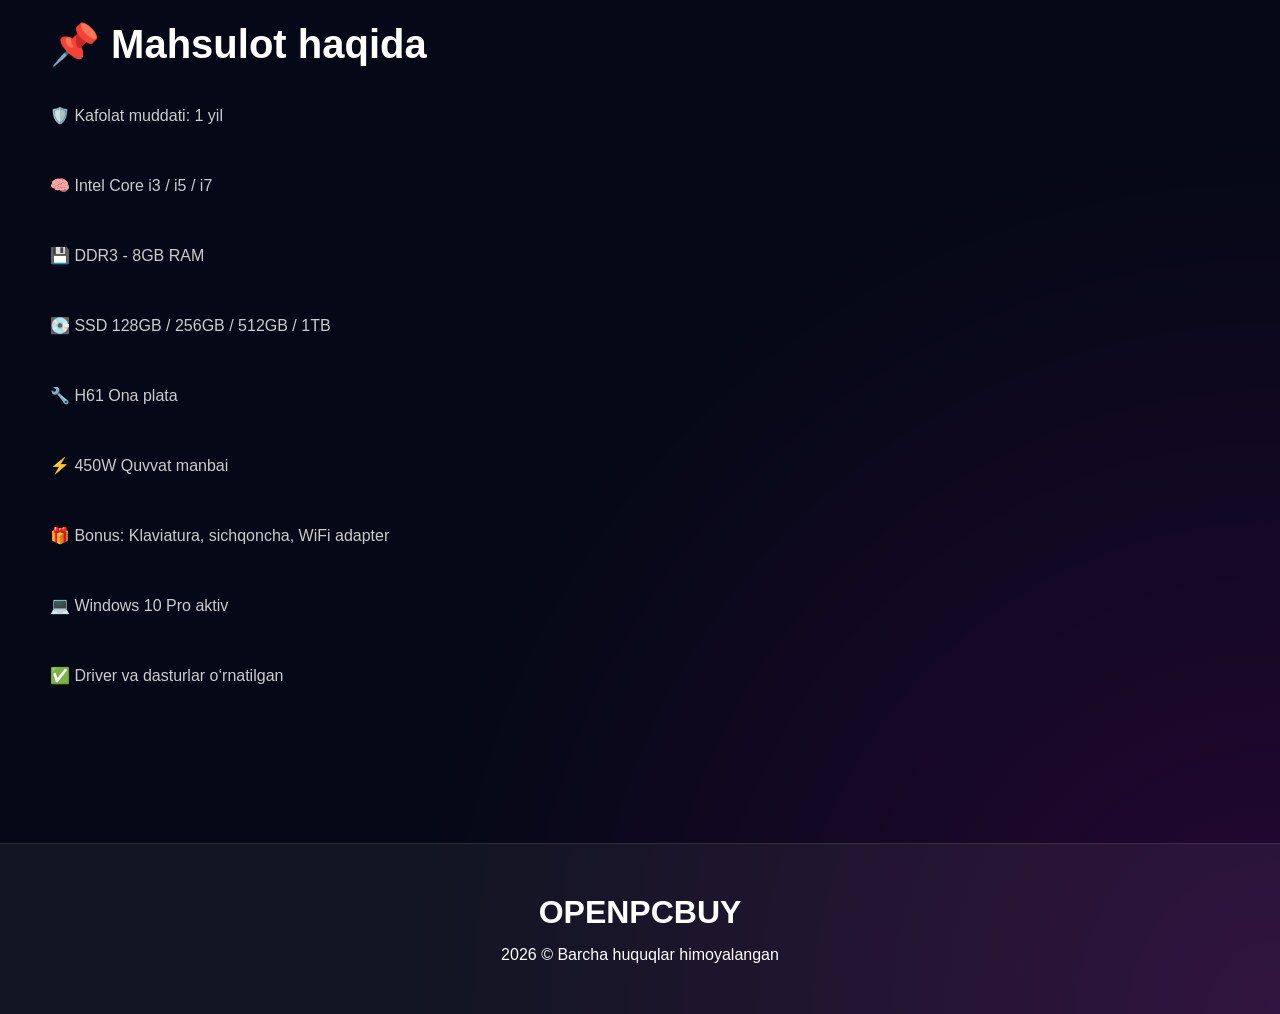
<file: pc3.html>
<!DOCTYPE html>
<html lang="uz">
<head>
    <meta charset="UTF-8">
    <meta name="viewport" content="width=device-width, initial-scale=1.0">
    <title>OPENPCBUY</title>
    <link rel="stylesheet" href="pc3.css">
</head>

<body>

  
    <header class="header">

        <div class="openpcbuy-logo">
            <div class="car-icon">
                <span class="code">&lt;/&gt;</span>
            </div>
            <div class="logo-text">OPENPCBUY</div>
        </div>
    </div>

        <div class="search-box">
            <input type="text" class="input" placeholder="Search gaming PC...">
            <span class="search-icon">🔍</span>
        </div>


        <nav class="navbar">
            <a href="./index.html">Bosh sahifa</a>
            <a href="./pc.html">Kompyuterlar</a>
            <a href="./nout.html">Noutbuklar</a>
            <a href="./klava.html">Klaviaturalar</a>
            <a href="./mishka.html">Sichqonchalar</a>
        </nav>


        <div class="header-icons">
            <div class="like"> </div>
            <div class="cart"> </div>

            <div class="kirish">
                <a href="login.html">Kirish</a>
            </div>
        </div>

    </header>




    <main>


        <section class="kampyuterla">

            <header>

                <h1 class="h1">
                    Tayyor kompyuter,
                    CPU i3 / i5 / i7,
                    SSD 128GB - 1TB
                </h1>

                <div class="rating">
                    ⭐⭐⭐⭐⭐
                    <span>300+ buyurtma</span>
                </div>

            </header>

        </section>


        <section class="info1">


            <div class="div-img">


                <div class="gallery">

                    <img src="kampyuter3.png" alt="" class="img">

                </div>


                <div class="info">

                    <p>💾 Doimiy xotira:</p>

                    <button class="btm">SSD-128GB</button>
                    <button class="btm">SSD-256GB</button>
                    <button class="btm">SSD-512GB</button>
                    <button class="btm">SSD-1TB</button>

                </div>


                <div class="info">

                    <p>🧠 Protsessor:</p>

                    <button class="btm">Intel Core i3</button>
                    <button class="btm">Intel Core i5</button>
                    <button class="btm">Intel Core i7</button>

                </div>

            </div>

            <div class="info2">

                <div class="sale">
                    🔥 SUPER AKSIYA
                </div>

                <h1>1.200.000 so'm</h1>

                <a href="buy.html" class="buy-btm">
                    Sotib olish
                </a>

                <button class="add-cart">
                    🛒 Savatga qo‘shish
                </button>

                <p>
                    📦 273 dona mavjud
                    <br>
                    ❤️ 523 ta inson savatga qo‘shgan
                </p>

                <div class="delivery">
                    🚚 1 kunda yetkazib berish
                </div>

            </div>

        </section>


        <section class="specs">

            <div class="spec-card">
                <h2>⚡ RTX Graphics</h2>
                <p>Ultra gaming performance</p>
            </div>

            <div class="spec-card">
                <h2>💻 SSD Storage</h2>
                <p>Fast loading speed</p>
            </div>

            <div class="spec-card">
                <h2>🔥 Gaming Power</h2>
                <p>Professional setup</p>
            </div>

        </section>

        <section class="table-section">

            <h1>📊 Xarakteristikalar</h1>

            <table class="table">

                <tr>
                    <th>CPU</th>
                    <th>RAM</th>
                    <th>SSD</th>
                    <th>Windows</th>
                </tr>

                <tr>
                    <td>Intel Core i7</td>
                    <td>8GB</td>
                    <td>1TB</td>
                    <td>Windows 10 Pro</td>
                </tr>

            </table>

        </section>

        <section class="info3">

            <h1>📌 Mahsulot haqida</h1>

            <p>
                🛡️ Kafolat muddati: 1 yil
                <br><br>

                🧠 Intel Core i3 / i5 / i7
                <br><br>

                💾 DDR3 - 8GB RAM
                <br><br>

                💽 SSD 128GB / 256GB / 512GB / 1TB
                <br><br>

                🔧 H61 Ona plata
                <br><br>

                ⚡ 450W Quvvat manbai
                <br><br>

                🎁 Bonus:
                Klaviatura,
                sichqoncha,
                WiFi adapter
                <br><br>

                💻 Windows 10 Pro aktiv
                <br><br>

                ✅ Driver va dasturlar o‘rnatilgan
            </p>

        </section>


    </main>

    <!-- FOOTER -->
    <footer class="footer">

        <h1>OPENPCBUY</h1>

        <p>
            2026 © Barcha huquqlar himoyalangan
        </p>

    </footer>

</body>
</html>
</file>
<file: buy.css>
body {
    background: #0f172a;
    font-family: Arial, sans-serif;
    display: flex;
    justify-content: center;
    align-items: center;
    height: 100vh;
}


.container {
  width: 320px;
  padding: 40px 25px 25px;
  border-radius: 20px;
  background: #1e293b; 
  box-shadow: 0 0 25px rgba(0, 255, 255, 0.2); 
}


.input{
  width: 300px;
  padding: 10px;
  margin-bottom: 15px;
  border-radius: 10px;
  border: none;
  background: #334155;
  color: white;
}

.select{
  width: 100%;
  padding: 10px;
  margin-bottom: 15px;
  border-radius: 10px;
  border: none;
  background: #334155;
  color: white;
}


.btm {
  width: 100%;
  padding: 10px;
  border-radius: 10px;
  border: none;
  background: linear-gradient(135deg, cyan, blue);
  color: white;
  cursor: pointer;
}
.h1{
    color: white;
}
</file>
<file: klava.css>
*{
    padding: 0;
    margin: 0;
    box-sizing: border-box;
    font-family: Arial;
}

body{

    background:
    radial-gradient(circle at top left, #00ffff22, transparent 30%),
    radial-gradient(circle at bottom right, #ff00ff22, transparent 30%),
    #050816;
    color: white;
}

.header{
    width: 100%;
    height: 90px;

    display: flex;
    justify-content: space-between;
    align-items: center;

    padding: 0 40px;

    background: rgba(255,255,255,0.03);

    backdrop-filter: blur(10px);

    border-bottom: 1px solid rgba(255,255,255,0.1);

    position: sticky;
    top: 0;

    z-index: 1000;
}

/* LOGO */

.openpcbuy-logo{
    display: flex;
    align-items: center;
    gap: 15px;
}

.car-icon{
    width: 50px;
    height: 50px;

    border-radius: 12px;

    background: linear-gradient(45deg,cyan,blue);

    display: flex;
    justify-content: center;
    align-items: center;

    font-size: 22px;
    font-weight: bold;

    box-shadow: 0 0 20px cyan;
}

.logo-text{
    font-size: 28px;
    font-weight: bold;
    letter-spacing: 2px;
}

/* SEARCH */

.search-box{
    position: relative;
}

.header{
    width: 100%;
    height: 90px;

    display: flex;
    justify-content: space-between;
    align-items: center;

    padding: 0 40px;

    background: rgba(255,255,255,0.03);

    backdrop-filter: blur(10px);

    border-bottom: 1px solid rgba(255,255,255,0.1);

    position: sticky;
    top: 0;

    z-index: 1000;
}

/* LOGO */

.openpcbuy-logo{
    display: flex;
    align-items: center;
    gap: 15px;
}

.car-icon{
    width: 50px;
    height: 50px;

    border-radius: 12px;

    background: linear-gradient(45deg,cyan,blue);

    display: flex;
    justify-content: center;
    align-items: center;

    font-size: 22px;
    font-weight: bold;

    box-shadow: 0 0 20px cyan;
}

.logo-text{
    font-size: 28px;
    font-weight: bold;
    letter-spacing: 2px;
}

/* SEARCH */

.search-box{
    position: relative;
}

.input{
    width: 250px;
    height: 45px;

    border: none;
    outline: none;

    border-radius: 12px;

    padding-left: 20px;
    padding-right: 45px;

    background: rgba(255,255,255,0.08);

    color: white;

    font-size: 15px;
}

.search-icon{
    position: absolute;

    right: 15px;
    top: 12px;

    font-size: 18px;
}

/* NAVBAR */

.navbar{
    display: flex;
    gap: 25px;
}

.navbar a{
    text-decoration: none;
    color: white;

    transition: .3s;

    font-size: 17px;
}

.navbar a:hover{
    color: cyan;
    transform: translateY(-3px);
}

/* HEADER ICONS */

.header-icons{
    display: flex;
    align-items: center;
    gap: 20px;
}

.cart,
.like{
    font-size: 25px;
    cursor: pointer;

    transition: .3s;
}

.cart:hover,
.like:hover{
    transform: scale(1.2);
}

/* LOGIN */

.kirish a{
    text-decoration: none;

    color: white;

    padding: 10px 20px;

    border-radius: 10px;

    background: linear-gradient(45deg,cyan,blue);

    transition: .3s;
}

.kirish a:hover{
    box-shadow: 0 0 20px cyan;
}

.card {
    background: #071a2b;
    color: white;
    padding: 10px 20px;
    width: 220px;
    text-align: center;
    border-radius: 10px;
    margin-top: 50px;
    position: relative;
    transition: 0.3s;
}

.card:hover {
    transform: translateY(-10px);
    box-shadow: 0 0 15px #00eaff;
}


.img {
    height: 120px;
    margin-bottom: 15px;
    border-radius: 15px;
    background-color: white;
}

.card-btm {
    margin-top: 10px;
    padding: 8px 15px;
    border: none;
    background: #00eaff;
    cursor: pointer;
    border-radius: 5px;
    text-decoration: none;
}

.kampyuterla{
    display: flex;
    flex-wrap: wrap;
    gap: 20px;
    justify-content: center;
    align-items: center;
    padding-top: 150px;
    
}

.nb-h3{

  text-align: center;
  font-size: 40px;
  padding-top: 150px;
}


.nb-h3 span {
  color:#00eaff;
}

.footer{
    margin-top: 100px;

    padding: 50px;

    text-align: center;

    background: rgba(255,255,255,0.05);

    border-top: 1px solid rgba(255,255,255,0.1);
}

.footer h1{
    margin-bottom: 15px;
}



.sotib-olish{
    text-decoration: none;
}
</file>
<file: login.css>
body {
    background: #0f172a;
    font-family: Arial, sans-serif;
    display: flex;
    justify-content: center;
    align-items: center;
    height: 100vh;
}


.container {
  width: 320px;
  padding: 40px 25px 25px;
  border-radius: 20px;
  background: #1e293b; 
  box-shadow: 0 0 25px rgba(0, 255, 255, 0.2); 
}


.input{
   width: 300px;
  padding: 10px;
  margin-bottom: 15px;
  border-radius: 10px;
  border: none;
  background: #334155;
  color: white;
}

.btm {
  width: 100%;
  padding: 10px;
  border-radius: 10px;
  border: none;
  background: linear-gradient(135deg, cyan, blue);
  color: white;
  cursor: pointer;
}
.h1{
    color: white;
    display: flex;
    justify-content: center;
    align-items: center;
}
</file>
<file: mishka.css>
*{
    padding: 0;
    margin: 0;
    box-sizing: border-box;
    font-family: Arial;
}

body{

    background:
    radial-gradient(circle at top left, #00ffff22, transparent 30%),
    radial-gradient(circle at bottom right, #ff00ff22, transparent 30%),
    #050816;
    color: white;
}

.header{
    width: 100%;
    height: 90px;

    display: flex;
    justify-content: space-between;
    align-items: center;

    padding: 0 40px;

    background: rgba(255,255,255,0.03);

    backdrop-filter: blur(10px);

    border-bottom: 1px solid rgba(255,255,255,0.1);

    position: sticky;
    top: 0;

    z-index: 1000;
}

/* LOGO */

.openpcbuy-logo{
    display: flex;
    align-items: center;
    gap: 15px;
}

.car-icon{
    width: 50px;
    height: 50px;

    border-radius: 12px;

    background: linear-gradient(45deg,cyan,blue);

    display: flex;
    justify-content: center;
    align-items: center;

    font-size: 22px;
    font-weight: bold;

    box-shadow: 0 0 20px cyan;
}

.logo-text{
    font-size: 28px;
    font-weight: bold;
    letter-spacing: 2px;
}

/* SEARCH */

.search-box{
    position: relative;
}

.header{
    width: 100%;
    height: 90px;

    display: flex;
    justify-content: space-between;
    align-items: center;

    padding: 0 40px;

    background: rgba(255,255,255,0.03);

    backdrop-filter: blur(10px);

    border-bottom: 1px solid rgba(255,255,255,0.1);

    position: sticky;
    top: 0;

    z-index: 1000;
}

/* LOGO */

.openpcbuy-logo{
    display: flex;
    align-items: center;
    gap: 15px;
}

.car-icon{
    width: 50px;
    height: 50px;

    border-radius: 12px;

    background: linear-gradient(45deg,cyan,blue);

    display: flex;
    justify-content: center;
    align-items: center;

    font-size: 22px;
    font-weight: bold;

    box-shadow: 0 0 20px cyan;
}

.logo-text{
    font-size: 28px;
    font-weight: bold;
    letter-spacing: 2px;
}

/* SEARCH */

.search-box{
    position: relative;
}

.input{
    width: 250px;
    height: 45px;

    border: none;
    outline: none;

    border-radius: 12px;

    padding-left: 20px;
    padding-right: 45px;

    background: rgba(255,255,255,0.08);

    color: white;

    font-size: 15px;
}

.search-icon{
    position: absolute;

    right: 15px;
    top: 12px;

    font-size: 18px;
}

/* NAVBAR */

.navbar{
    display: flex;
    gap: 25px;
}

.navbar a{
    text-decoration: none;
    color: white;

    transition: .3s;

    font-size: 17px;
}

.navbar a:hover{
    color: cyan;
    transform: translateY(-3px);
}

/* HEADER ICONS */

.header-icons{
    display: flex;
    align-items: center;
    gap: 20px;
}

.cart,
.like{
    font-size: 25px;
    cursor: pointer;

    transition: .3s;
}

.cart:hover,
.like:hover{
    transform: scale(1.2);
}

/* LOGIN */

.kirish a{
    text-decoration: none;

    color: white;

    padding: 10px 20px;

    border-radius: 10px;

    background: linear-gradient(45deg,cyan,blue);

    transition: .3s;
}

.kirish a:hover{
    box-shadow: 0 0 20px cyan;
}

.card {
    background: #071a2b;
    color: white;
    padding: 10px 20px;
    width: 220px;
    text-align: center;
    border-radius: 10px;
    margin-top: 50px;
    position: relative;
    transition: 0.3s;
}

.card:hover {
    transform: translateY(-10px);
    box-shadow: 0 0 15px #00eaff;
}


.img {
    height: 120px;
    margin-bottom: 15px;
    border-radius: 15px;
    background-color: white;
}

.card-btm {
    margin-top: 10px;
    padding: 8px 15px;
    border: none;
    background: #00eaff;
    cursor: pointer;
    border-radius: 5px;
    text-decoration: none;
}

.kampyuterla{
    display: flex;
    flex-wrap: wrap;
    gap: 20px;
    justify-content: center;
    align-items: center;
    padding-top: 150px;
    
}

.nb-h3{

  text-align: center;
  font-size: 40px;
  padding-top: 150px;
}


.nb-h3 span {
  color:#00eaff;
}

.footer{
    margin-top: 100px;

    padding: 50px;

    text-align: center;

    background: rgba(255,255,255,0.05);

    border-top: 1px solid rgba(255,255,255,0.1);
}

.footer h1{
    margin-bottom: 15px;
}


.sotib-olish{
    text-decoration: none;
}
</file>
<file: nout.css>
*{
    padding: 0;
    margin: 0;
    box-sizing: border-box;
    font-family: Arial;
}

body{

    background:
    radial-gradient(circle at top left, #00ffff22, transparent 30%),
    radial-gradient(circle at bottom right, #ff00ff22, transparent 30%),
    #050816;
    color: white;
}

.header{
    width: 100%;
    height: 90px;

    display: flex;
    justify-content: space-between;
    align-items: center;

    padding: 0 40px;

    background: rgba(255,255,255,0.03);

    backdrop-filter: blur(10px);

    border-bottom: 1px solid rgba(255,255,255,0.1);

    position: sticky;
    top: 0;

    z-index: 1000;
}

/* LOGO */

.openpcbuy-logo{
    display: flex;
    align-items: center;
    gap: 15px;
}

.car-icon{
    width: 50px;
    height: 50px;

    border-radius: 12px;

    background: linear-gradient(45deg,cyan,blue);

    display: flex;
    justify-content: center;
    align-items: center;

    font-size: 22px;
    font-weight: bold;

    box-shadow: 0 0 20px cyan;
}

.logo-text{
    font-size: 28px;
    font-weight: bold;
    letter-spacing: 2px;
}

/* SEARCH */

.search-box{
    position: relative;
}

.header{
    width: 100%;
    height: 90px;

    display: flex;
    justify-content: space-between;
    align-items: center;

    padding: 0 40px;

    background: rgba(255,255,255,0.03);

    backdrop-filter: blur(10px);

    border-bottom: 1px solid rgba(255,255,255,0.1);

    position: sticky;
    top: 0;

    z-index: 1000;
}

/* LOGO */

.openpcbuy-logo{
    display: flex;
    align-items: center;
    gap: 15px;
}

.car-icon{
    width: 50px;
    height: 50px;

    border-radius: 12px;

    background: linear-gradient(45deg,cyan,blue);

    display: flex;
    justify-content: center;
    align-items: center;

    font-size: 22px;
    font-weight: bold;

    box-shadow: 0 0 20px cyan;
}

.logo-text{
    font-size: 28px;
    font-weight: bold;
    letter-spacing: 2px;
}

/* SEARCH */

.search-box{
    position: relative;
}

.input{
    width: 250px;
    height: 45px;

    border: none;
    outline: none;

    border-radius: 12px;

    padding-left: 20px;
    padding-right: 45px;

    background: rgba(255,255,255,0.08);

    color: white;

    font-size: 15px;
}

.search-icon{
    position: absolute;

    right: 15px;
    top: 12px;

    font-size: 18px;
}

/* NAVBAR */

.navbar{
    display: flex;
    gap: 25px;
}

.navbar a{
    text-decoration: none;
    color: white;

    transition: .3s;

    font-size: 17px;
}

.navbar a:hover{
    color: cyan;
    transform: translateY(-3px);
}

/* HEADER ICONS */

.header-icons{
    display: flex;
    align-items: center;
    gap: 20px;
}

.cart,
.like{
    font-size: 25px;
    cursor: pointer;

    transition: .3s;
}

.cart:hover,
.like:hover{
    transform: scale(1.2);
}

/* LOGIN */

.kirish a{
    text-decoration: none;

    color: white;

    padding: 10px 20px;

    border-radius: 10px;

    background: linear-gradient(45deg,cyan,blue);

    transition: .3s;
}

.kirish a:hover{
    box-shadow: 0 0 20px cyan;
}

.card {
    background: #071a2b;
    color: white;
    padding: 10px 20px;
    width: 220px;
    text-align: center;
    border-radius: 10px;
    margin-top: 50px;
    position: relative;
    transition: 0.3s;
}

.card:hover {
    transform: translateY(-10px);
    box-shadow: 0 0 15px #00eaff;
}


.img {
    height: 120px;
    margin-bottom: 15px;
    border-radius: 15px;
    background-color: white;
}

.card-btm {
    margin-top: 10px;
    padding: 8px 15px;
    border: none;
    background: #00eaff;
    cursor: pointer;
    border-radius: 5px;
    text-decoration: none;
}

.kampyuterla{
    display: flex;
    flex-wrap: wrap;
    gap: 20px;
    justify-content: center;
    align-items: center;
    padding-top: 150px;
    
}

.nb-h3{

  text-align: center;
  font-size: 40px;
  padding-top: 150px;
}


.nb-h3 span {
  color:#00eaff;
}

.footer{
    margin-top: 100px;

    padding: 50px;

    text-align: center;

    background: rgba(255,255,255,0.05);

    border-top: 1px solid rgba(255,255,255,0.1);
}

.footer h1{
    margin-bottom: 15px;
}



.sotib-olish{
    text-decoration: none;
}
</file>
<file: pc.css>
*{
    padding: 0;
    margin: 0;
    box-sizing: border-box;
    font-family: Arial;
}

body{

    background:
    radial-gradient(circle at top left, #00ffff22, transparent 30%),
    radial-gradient(circle at bottom right, #ff00ff22, transparent 30%),
    #050816;
    color: white;
}

.header{
    width: 100%;
    height: 90px;

    display: flex;
    justify-content: space-between;
    align-items: center;

    padding: 0 40px;

    background: rgba(255,255,255,0.03);

    backdrop-filter: blur(10px);

    border-bottom: 1px solid rgba(255,255,255,0.1);

    position: sticky;
    top: 0;

    z-index: 1000;
}

/* LOGO */

.openpcbuy-logo{
    display: flex;
    align-items: center;
    gap: 15px;
}

.car-icon{
    width: 50px;
    height: 50px;

    border-radius: 12px;

    background: linear-gradient(45deg,cyan,blue);

    display: flex;
    justify-content: center;
    align-items: center;

    font-size: 22px;
    font-weight: bold;

    box-shadow: 0 0 20px cyan;
}

.logo-text{
    font-size: 28px;
    font-weight: bold;
    letter-spacing: 2px;
}

/* SEARCH */

.search-box{
    position: relative;
}

.header{
    width: 100%;
    height: 90px;

    display: flex;
    justify-content: space-between;
    align-items: center;

    padding: 0 40px;

    background: rgba(255,255,255,0.03);

    backdrop-filter: blur(10px);

    border-bottom: 1px solid rgba(255,255,255,0.1);

    position: sticky;
    top: 0;

    z-index: 1000;
}

/* LOGO */

.openpcbuy-logo{
    display: flex;
    align-items: center;
    gap: 15px;
}

.car-icon{
    width: 50px;
    height: 50px;

    border-radius: 12px;

    background: linear-gradient(45deg,cyan,blue);

    display: flex;
    justify-content: center;
    align-items: center;

    font-size: 22px;
    font-weight: bold;

    box-shadow: 0 0 20px cyan;
}

.logo-text{
    font-size: 28px;
    font-weight: bold;
    letter-spacing: 2px;
}

/* SEARCH */

.search-box{
    position: relative;
}

.input{
    width: 250px;
    height: 45px;

    border: none;
    outline: none;

    border-radius: 12px;

    padding-left: 20px;
    padding-right: 45px;

    background: rgba(255,255,255,0.08);

    color: white;

    font-size: 15px;
}

.search-icon{
    position: absolute;

    right: 15px;
    top: 12px;

    font-size: 18px;
}

/* NAVBAR */

.navbar{
    display: flex;
    gap: 25px;
}

.navbar a{
    text-decoration: none;
    color: white;

    transition: .3s;

    font-size: 17px;
}

.navbar a:hover{
    color: cyan;
    transform: translateY(-3px);
}

/* HEADER ICONS */

.header-icons{
    display: flex;
    align-items: center;
    gap: 20px;
}

.cart,
.like{
    font-size: 25px;
    cursor: pointer;

    transition: .3s;
}

.cart:hover,
.like:hover{
    transform: scale(1.2);
}

/* LOGIN */

.kirish a{
    text-decoration: none;

    color: white;

    padding: 10px 20px;

    border-radius: 10px;

    background: linear-gradient(45deg,cyan,blue);

    transition: .3s;
}

.kirish a:hover{
    box-shadow: 0 0 20px cyan;
}

.card {
    background: #071a2b;
    color: white;
    padding: 10px 20px;
    width: 220px;
    text-align: center;
    border-radius: 10px;
    margin-top: 50px;
    position: relative;
    transition: 0.3s;
}

.card:hover {
    transform: translateY(-10px);
    box-shadow: 0 0 15px #00eaff;
}


.img {
    height: 120px;
    margin-bottom: 15px;
    border-radius: 15px;
    background-color: white;
}

.card-btm {
    margin-top: 10px;
    padding: 8px 15px;
    border: none;
    background: #00eaff;
    cursor: pointer;
    border-radius: 5px;
    text-decoration: none;
}

.kampyuterla{
    display: flex;
    flex-wrap: wrap;
    gap: 20px;
    justify-content: center;
    align-items: center;
    padding-top: 150px;
    
}

.nb-h3{

  text-align: center;
  font-size: 40px;
  padding-top: 150px;
}


.nb-h3 span {
  color:#00eaff;
}

.footer{
    margin-top: 100px;

    padding: 50px;

    text-align: center;

    background: rgba(255,255,255,0.05);

    border-top: 1px solid rgba(255,255,255,0.1);
}

.footer h1{
    margin-bottom: 15px;
}


.sotib-olish{
    text-decoration: none;
}
</file>
<file: pc1.css>
/* RESET */

*{
    margin: 0;
    padding: 0;
    box-sizing: border-box;
    font-family: Arial;
}

/* BODY */

body{
    background:
    radial-gradient(circle at top left,#00ffff22,transparent 30%),
    radial-gradient(circle at bottom right,#ff00ff22,transparent 30%),
    #050816;

    color: white;
}

/* HEADER */

.header{
    width: 100%;
    height: 90px;

    display: flex;
    justify-content: space-between;
    align-items: center;

    padding: 0 40px;

    background: rgba(255,255,255,0.03);

    backdrop-filter: blur(10px);

    border-bottom: 1px solid rgba(255,255,255,0.1);

    position: sticky;
    top: 0;

    z-index: 1000;
}

/* LOGO */

.openpcbuy-logo{
    display: flex;
    align-items: center;
    gap: 15px;
}

.car-icon{
    width: 50px;
    height: 50px;

    border-radius: 12px;

    background: linear-gradient(45deg,cyan,blue);

    display: flex;
    justify-content: center;
    align-items: center;

    font-size: 22px;
    font-weight: bold;

    box-shadow: 0 0 20px cyan;
}

.logo-text{
    font-size: 28px;
    font-weight: bold;
    letter-spacing: 2px;
}

/* SEARCH */

.search-box{
    position: relative;
}

.input{
    width: 250px;
    height: 45px;

    border: none;
    outline: none;

    border-radius: 12px;

    padding-left: 20px;
    padding-right: 45px;

    background: rgba(255,255,255,0.08);

    color: white;

    font-size: 15px;
}

.search-icon{
    position: absolute;

    right: 15px;
    top: 12px;

    font-size: 18px;
}

/* NAVBAR */

.navbar{
    display: flex;
    gap: 25px;
}

.navbar a{
    text-decoration: none;
    color: white;

    transition: .3s;

    font-size: 17px;
}

.navbar a:hover{
    color: cyan;
    transform: translateY(-3px);
}

/* HEADER ICONS */

.header-icons{
    display: flex;
    align-items: center;
    gap: 20px;
}

.cart,
.like{
    font-size: 25px;
    cursor: pointer;

    transition: .3s;
}

.cart:hover,
.like:hover{
    transform: scale(1.2);
}

/* LOGIN */

.kirish a{
    text-decoration: none;

    color: white;

    padding: 10px 20px;

    border-radius: 10px;

    background: linear-gradient(45deg,cyan,blue);

    transition: .3s;
}

.kirish a:hover{
    box-shadow: 0 0 20px cyan;
}

/* BANNER */

.banner{
    width: 100%;
    height: 500px;

    display: flex;
    justify-content: center;
    align-items: center;

    text-align: center;
}

.banner-text h1{
    font-size: 65px;

    margin-bottom: 20px;

    text-shadow: 0 0 20px cyan;
}

.banner-text p{
    font-size: 22px;

    margin-bottom: 30px;

    color: #ccc;
}

.shop-btn{
    text-decoration: none;

    color: white;

    padding: 15px 40px;

    border-radius: 15px;

    background: linear-gradient(45deg,cyan,blue);

    font-size: 18px;

    transition: .3s;
}

.shop-btn:hover{
    box-shadow: 0 0 30px cyan;
}

/* PRODUCT */

.kampyuterla{
    padding: 50px;
}

.h1{
    font-size: 40px;

    margin-bottom: 20px;
}

.rating{
    font-size: 20px;
}

/* PRODUCT SECTION */

.info1{
    display: flex;
    justify-content: center;
    gap: 50px;

    flex-wrap: wrap;

    padding: 50px;
}

/* IMAGE */

.img{
    width: 450px;

    filter: drop-shadow(0 0 20px cyan);

    transition: .4s;
}

.img:hover{
    transform: scale(1.03);
}

/* INFO */

.info{
    margin-top: 30px;
}

.info p{
    margin-bottom: 15px;

    font-size: 20px;
}

/* BUTTON */

.btm{
    padding: 12px 20px;

    border: none;

    border-radius: 10px;

    background: rgba(255,255,255,0.08);

    color: white;

    cursor: pointer;

    margin: 5px;

    transition: .3s;
}

.btm:hover{
    background: cyan;
    color: black;
}

/* RIGHT CARD */

.info2{
    width: 350px;

    height: fit-content;

    padding: 30px;

    border-radius: 20px;

    background: rgba(255,255,255,0.05);

    border: 1px solid rgba(255,255,255,0.1);

    backdrop-filter: blur(10px);
}

.sale{
    margin-bottom: 20px;

    color: cyan;

    font-weight: bold;
}

.info2 h1{
    font-size: 40px;

    margin-bottom: 20px;
}

/* BUY BUTTON */

.buy-btm{
    width: 100%;

    display: inline-block;

    text-align: center;

    padding: 15px;

    border-radius: 12px;

    background: linear-gradient(45deg,cyan,blue);

    color: white;

    text-decoration: none;

    font-size: 18px;

    margin-bottom: 15px;

    transition: .3s;
}

.buy-btm:hover{
    box-shadow: 0 0 20px cyan;
}

/* ADD CART */

.add-cart{
    width: 100%;

    padding: 15px;

    border: none;

    border-radius: 12px;

    background: rgba(255,255,255,0.08);

    color: white;

    font-size: 17px;

    cursor: pointer;

    margin-bottom: 20px;

    transition: .3s;
}

.add-cart:hover{
    background: cyan;
    color: black;
}

/* DELIVERY */

.delivery{
    margin-top: 20px;

    color: cyan;
}

/* SPECS */

.specs{
    display: flex;
    justify-content: center;
    gap: 30px;

    flex-wrap: wrap;

    padding: 50px;
}

.spec-card{
    width: 300px;

    padding: 30px;

    border-radius: 20px;

    background: rgba(255,255,255,0.05);

    text-align: center;

    transition: .3s;
}

.spec-card:hover{
    transform: translateY(-10px);

    box-shadow: 0 0 20px cyan;
}

/* TABLE */

.table-section{
    padding: 50px;
}

.table-section h1{
    margin-bottom: 30px;

    font-size: 40px;
}

.table{
    width: 100%;

    border-collapse: collapse;
}

.table th,
.table td{
    border: 1px solid rgba(255,255,255,0.2);

    padding: 20px;

    text-align: center;
}

.table th{
    background: rgba(255,255,255,0.08);
}

/* ABOUT */

.info3{
    padding: 50px;
}

.info3 h1{
    font-size: 40px;

    margin-bottom: 30px;
}

.info3 p{
    line-height: 35px;

    color: #ccc;
}

/* COMMENTS */

.comments{
    padding: 50px;
}

.comments h1{
    font-size: 40px;

    margin-bottom: 30px;
}

.comment{
    margin-bottom: 20px;

    padding: 25px;

    border-radius: 15px;

    background: rgba(255,255,255,0.05);
}

/* FOOTER */

.footer{
    margin-top: 100px;

    padding: 50px;

    text-align: center;

    background: rgba(255,255,255,0.05);

    border-top: 1px solid rgba(255,255,255,0.1);
}

.footer h1{
    margin-bottom: 15px;
}

/* RESPONSIVE */

@media(max-width:1000px){

    .header{
        flex-direction: column;

        height: auto;

        padding: 20px;

        gap: 20px;
    }

    .navbar{
        flex-wrap: wrap;

        justify-content: center;
    }

    .banner-text h1{
        font-size: 45px;
    }

    .img{
        width: 100%;
    }

    .info1{
        padding: 20px;
    }

    .h1{
        font-size: 30px;
    }
}
</file>
<file: pc2.css>
/* RESET */

*{
    margin: 0;
    padding: 0;
    box-sizing: border-box;
    font-family: Arial;
}

/* BODY */

body{
    background:
    radial-gradient(circle at top left,#00ffff22,transparent 30%),
    radial-gradient(circle at bottom right,#ff00ff22,transparent 30%),
    #050816;

    color: white;
}

/* HEADER */

.header{
    width: 100%;
    height: 90px;

    display: flex;
    justify-content: space-between;
    align-items: center;

    padding: 0 40px;

    background: rgba(255,255,255,0.03);

    backdrop-filter: blur(10px);

    border-bottom: 1px solid rgba(255,255,255,0.1);

    position: sticky;
    top: 0;

    z-index: 1000;
}

/* LOGO */

.openpcbuy-logo{
    display: flex;
    align-items: center;
    gap: 15px;
}

.car-icon{
    width: 50px;
    height: 50px;

    border-radius: 12px;

    background: linear-gradient(45deg,cyan,blue);

    display: flex;
    justify-content: center;
    align-items: center;

    font-size: 22px;
    font-weight: bold;

    box-shadow: 0 0 20px cyan;
}

.logo-text{
    font-size: 28px;
    font-weight: bold;
    letter-spacing: 2px;
}

/* SEARCH */

.search-box{
    position: relative;
}

.input{
    width: 250px;
    height: 45px;

    border: none;
    outline: none;

    border-radius: 12px;

    padding-left: 20px;
    padding-right: 45px;

    background: rgba(255,255,255,0.08);

    color: white;

    font-size: 15px;
}

.search-icon{
    position: absolute;

    right: 15px;
    top: 12px;

    font-size: 18px;
}

/* NAVBAR */

.navbar{
    display: flex;
    gap: 25px;
}

.navbar a{
    text-decoration: none;
    color: white;

    transition: .3s;

    font-size: 17px;
}

.navbar a:hover{
    color: cyan;
    transform: translateY(-3px);
}

/* HEADER ICONS */

.header-icons{
    display: flex;
    align-items: center;
    gap: 20px;
}

.cart,
.like{
    font-size: 25px;
    cursor: pointer;

    transition: .3s;
}

.cart:hover,
.like:hover{
    transform: scale(1.2);
}

/* LOGIN */

.kirish a{
    text-decoration: none;

    color: white;

    padding: 10px 20px;

    border-radius: 10px;

    background: linear-gradient(45deg,cyan,blue);

    transition: .3s;
}

.kirish a:hover{
    box-shadow: 0 0 20px cyan;
}



/* PRODUCT */

.kampyuterla{
    padding: 50px;
}

.h1{
    font-size: 40px;

    margin-bottom: 20px;
}

.rating{
    font-size: 20px;
}

/* PRODUCT SECTION */

.info1{
    display: flex;
    justify-content: center;
    gap: 50px;

    flex-wrap: wrap;

    padding: 50px;
}

/* IMAGE */

.img{
    width: 450px;

    filter: drop-shadow(0 0 20px cyan);

    transition: .4s;
}

.img:hover{
    transform: scale(1.03);
}

/* INFO */

.info{
    margin-top: 30px;
}

.info p{
    margin-bottom: 15px;

    font-size: 20px;
}

/* BUTTON */

.btm{
    padding: 12px 20px;

    border: none;

    border-radius: 10px;

    background: rgba(255,255,255,0.08);

    color: white;

    cursor: pointer;

    margin: 5px;

    transition: .3s;
}

.btm:hover{
    background: cyan;
    color: black;
}

/* RIGHT CARD */

.info2{
    width: 350px;

    height: fit-content;

    padding: 30px;

    border-radius: 20px;

    background: rgba(255,255,255,0.05);

    border: 1px solid rgba(255,255,255,0.1);

    backdrop-filter: blur(10px);
}

.sale{
    margin-bottom: 20px;

    color: cyan;

    font-weight: bold;
}

.info2 h1{
    font-size: 40px;

    margin-bottom: 20px;
}

/* BUY BUTTON */

.buy-btm{
    width: 100%;

    display: inline-block;

    text-align: center;

    padding: 15px;

    border-radius: 12px;

    background: linear-gradient(45deg,cyan,blue);

    color: white;

    text-decoration: none;

    font-size: 18px;

    margin-bottom: 15px;

    transition: .3s;
}

.buy-btm:hover{
    box-shadow: 0 0 20px cyan;
}

/* ADD CART */

.add-cart{
    width: 100%;

    padding: 15px;

    border: none;

    border-radius: 12px;

    background: rgba(255,255,255,0.08);

    color: white;

    font-size: 17px;

    cursor: pointer;

    margin-bottom: 20px;

    transition: .3s;
}

.add-cart:hover{
    background: cyan;
    color: black;
}

/* DELIVERY */

.delivery{
    margin-top: 20px;

    color: cyan;
}

/* SPECS */

.specs{
    display: flex;
    justify-content: center;
    gap: 30px;

    flex-wrap: wrap;

    padding: 50px;
}

.spec-card{
    width: 300px;

    padding: 30px;

    border-radius: 20px;

    background: rgba(255,255,255,0.05);

    text-align: center;

    transition: .3s;
}

.spec-card:hover{
    transform: translateY(-10px);

    box-shadow: 0 0 20px cyan;
}

/* TABLE */

.table-section{
    padding: 50px;
}

.table-section h1{
    margin-bottom: 30px;

    font-size: 40px;
}

.table{
    width: 100%;

    border-collapse: collapse;
}

.table th,
.table td{
    border: 1px solid rgba(255,255,255,0.2);

    padding: 20px;

    text-align: center;
}

.table th{
    background: rgba(255,255,255,0.08);
}

/* ABOUT */

.info3{
    padding: 50px;
}

.info3 h1{
    font-size: 40px;

    margin-bottom: 30px;
}

.info3 p{
    line-height: 35px;

    color: #ccc;
}

/* COMMENTS */

.comments{
    padding: 50px;
}

.comments h1{
    font-size: 40px;

    margin-bottom: 30px;
}

.comment{
    margin-bottom: 20px;

    padding: 25px;

    border-radius: 15px;

    background: rgba(255,255,255,0.05);
}

/* FOOTER */

.footer{
    margin-top: 100px;

    padding: 50px;

    text-align: center;

    background: rgba(255,255,255,0.05);

    border-top: 1px solid rgba(255,255,255,0.1);
}

.footer h1{
    margin-bottom: 15px;
}

/* RESPONSIVE */

@media(max-width:1000px){

    .header{
        flex-direction: column;

        height: auto;

        padding: 20px;

        gap: 20px;
    }

    .navbar{
        flex-wrap: wrap;

        justify-content: center;
    }

    .banner-text h1{
        font-size: 45px;
    }

    .img{
        width: 100%;
    }

    .info1{
        padding: 20px;
    }

    .h1{
        font-size: 30px;
    }
}
</file>
<file: pc3.css>
/* RESET */

*{
    margin: 0;
    padding: 0;
    box-sizing: border-box;
    font-family: Arial;
}

/* BODY */

body{
    background:
    radial-gradient(circle at top left,#00ffff22,transparent 30%),
    radial-gradient(circle at bottom right,#ff00ff22,transparent 30%),
    #050816;

    color: white;
}

/* HEADER */

.header{
    width: 100%;
    height: 90px;

    display: flex;
    justify-content: space-between;
    align-items: center;

    padding: 0 40px;

    background: rgba(255,255,255,0.03);

    backdrop-filter: blur(10px);

    border-bottom: 1px solid rgba(255,255,255,0.1);

    position: sticky;
    top: 0;

    z-index: 1000;
}

/* LOGO */

.openpcbuy-logo{
    display: flex;
    align-items: center;
    gap: 15px;
}

.car-icon{
    width: 50px;
    height: 50px;

    border-radius: 12px;

    background: linear-gradient(45deg,cyan,blue);

    display: flex;
    justify-content: center;
    align-items: center;

    font-size: 22px;
    font-weight: bold;

    box-shadow: 0 0 20px cyan;
}

.logo-text{
    font-size: 28px;
    font-weight: bold;
    letter-spacing: 2px;
}

/* SEARCH */

.search-box{
    position: relative;
}

.input{
    width: 250px;
    height: 45px;

    border: none;
    outline: none;

    border-radius: 12px;

    padding-left: 20px;
    padding-right: 45px;

    background: rgba(255,255,255,0.08);

    color: white;

    font-size: 15px;
}

.search-icon{
    position: absolute;

    right: 15px;
    top: 12px;

    font-size: 18px;
}

/* NAVBAR */

.navbar{
    display: flex;
    gap: 25px;
}

.navbar a{
    text-decoration: none;
    color: white;

    transition: .3s;

    font-size: 17px;
}

.navbar a:hover{
    color: cyan;
    transform: translateY(-3px);
}

/* HEADER ICONS */

.header-icons{
    display: flex;
    align-items: center;
    gap: 20px;
}

.cart,
.like{
    font-size: 25px;
    cursor: pointer;

    transition: .3s;
}

.cart:hover,
.like:hover{
    transform: scale(1.2);
}

/* LOGIN */

.kirish a{
    text-decoration: none;

    color: white;

    padding: 10px 20px;

    border-radius: 10px;

    background: linear-gradient(45deg,cyan,blue);

    transition: .3s;
}

.kirish a:hover{
    box-shadow: 0 0 20px cyan;
}

/* BANNER */

/* PRODUCT */

.kampyuterla{
    padding: 50px;
}

.h1{
    font-size: 40px;

    margin-bottom: 20px;
}

.rating{
    font-size: 20px;
}

/* PRODUCT SECTION */

.info1{
    display: flex;
    justify-content: center;
    gap: 50px;

    flex-wrap: wrap;

    padding: 50px;
}

/* IMAGE */

.img{
    width: 450px;

    filter: drop-shadow(0 0 20px cyan);

    transition: .4s;
}

.img:hover{
    transform: scale(1.03);
}

/* INFO */

.info{
    margin-top: 30px;
}

.info p{
    margin-bottom: 15px;

    font-size: 20px;
}

/* BUTTON */

.btm{
    padding: 12px 20px;

    border: none;

    border-radius: 10px;

    background: rgba(255,255,255,0.08);

    color: white;

    cursor: pointer;

    margin: 5px;

    transition: .3s;
}

.btm:hover{
    background: cyan;
    color: black;
}

/* RIGHT CARD */

.info2{
    width: 350px;

    height: fit-content;

    padding: 30px;

    border-radius: 20px;

    background: rgba(255,255,255,0.05);

    border: 1px solid rgba(255,255,255,0.1);

    backdrop-filter: blur(10px);
}

.sale{
    margin-bottom: 20px;

    color: cyan;

    font-weight: bold;
}

.info2 h1{
    font-size: 40px;

    margin-bottom: 20px;
}

/* BUY BUTTON */

.buy-btm{
    width: 100%;

    display: inline-block;

    text-align: center;

    padding: 15px;

    border-radius: 12px;

    background: linear-gradient(45deg,cyan,blue);

    color: white;

    text-decoration: none;

    font-size: 18px;

    margin-bottom: 15px;

    transition: .3s;
}

.buy-btm:hover{
    box-shadow: 0 0 20px cyan;
}

/* ADD CART */

.add-cart{
    width: 100%;

    padding: 15px;

    border: none;

    border-radius: 12px;

    background: rgba(255,255,255,0.08);

    color: white;

    font-size: 17px;

    cursor: pointer;

    margin-bottom: 20px;

    transition: .3s;
}

.add-cart:hover{
    background: cyan;
    color: black;
}

/* DELIVERY */

.delivery{
    margin-top: 20px;

    color: cyan;
}

/* SPECS */

.specs{
    display: flex;
    justify-content: center;
    gap: 30px;

    flex-wrap: wrap;

    padding: 50px;
}

.spec-card{
    width: 300px;

    padding: 30px;

    border-radius: 20px;

    background: rgba(255,255,255,0.05);

    text-align: center;

    transition: .3s;
}

.spec-card:hover{
    transform: translateY(-10px);

    box-shadow: 0 0 20px cyan;
}

/* TABLE */

.table-section{
    padding: 50px;
}

.table-section h1{
    margin-bottom: 30px;

    font-size: 40px;
}

.table{
    width: 100%;

    border-collapse: collapse;
}

.table th,
.table td{
    border: 1px solid rgba(255,255,255,0.2);

    padding: 20px;

    text-align: center;
}

.table th{
    background: rgba(255,255,255,0.08);
}

/* ABOUT */

.info3{
    padding: 50px;
}

.info3 h1{
    font-size: 40px;

    margin-bottom: 30px;
}

.info3 p{
    line-height: 35px;

    color: #ccc;
}

/* COMMENTS */

.comments{
    padding: 50px;
}

.comments h1{
    font-size: 40px;

    margin-bottom: 30px;
}

.comment{
    margin-bottom: 20px;

    padding: 25px;

    border-radius: 15px;

    background: rgba(255,255,255,0.05);
}

/* FOOTER */

.footer{
    margin-top: 100px;

    padding: 50px;

    text-align: center;

    background: rgba(255,255,255,0.05);

    border-top: 1px solid rgba(255,255,255,0.1);
}

.footer h1{
    margin-bottom: 15px;
}

/* RESPONSIVE */

@media(max-width:1000px){

    .header{
        flex-direction: column;

        height: auto;

        padding: 20px;

        gap: 20px;
    }

    .navbar{
        flex-wrap: wrap;

        justify-content: center;
    }

    .banner-text h1{
        font-size: 45px;
    }

    .img{
        width: 100%;
    }

    .info1{
        padding: 20px;
    }

    .h1{
        font-size: 30px;
    }
}
</file>
